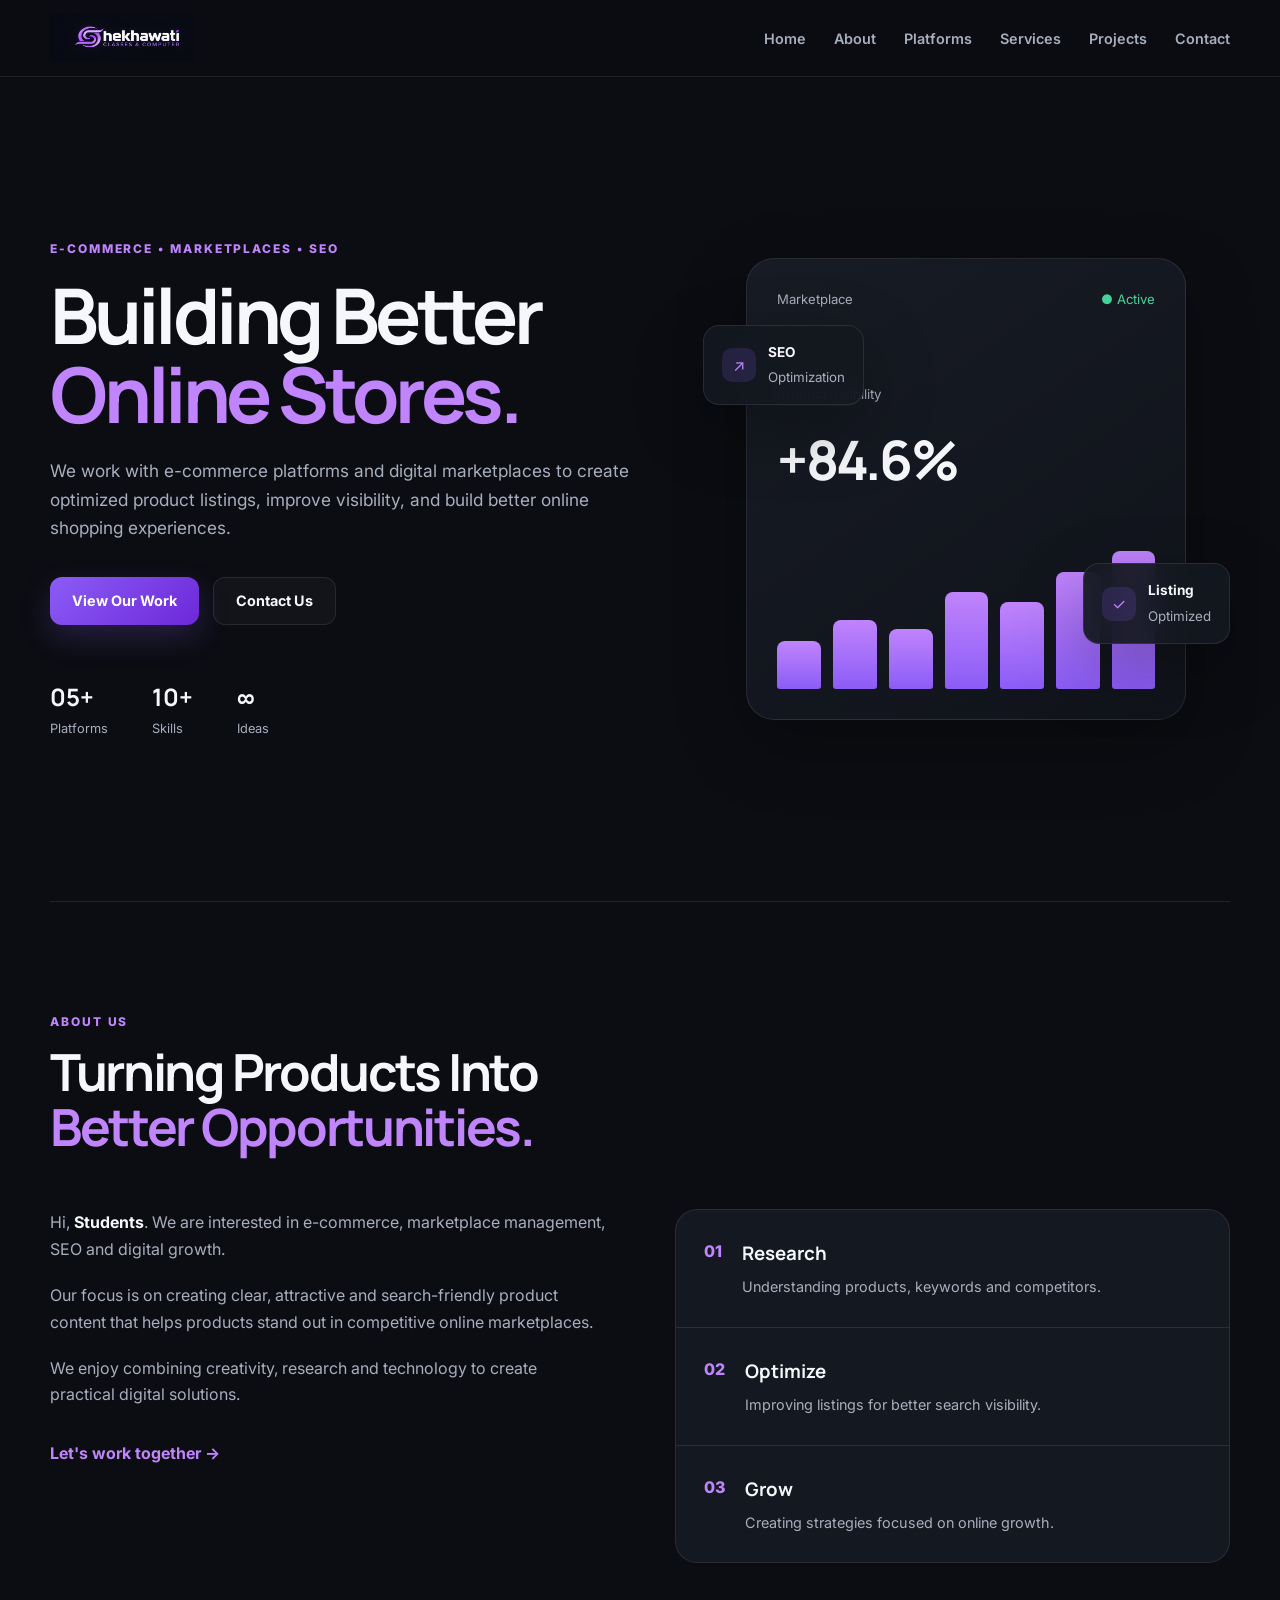
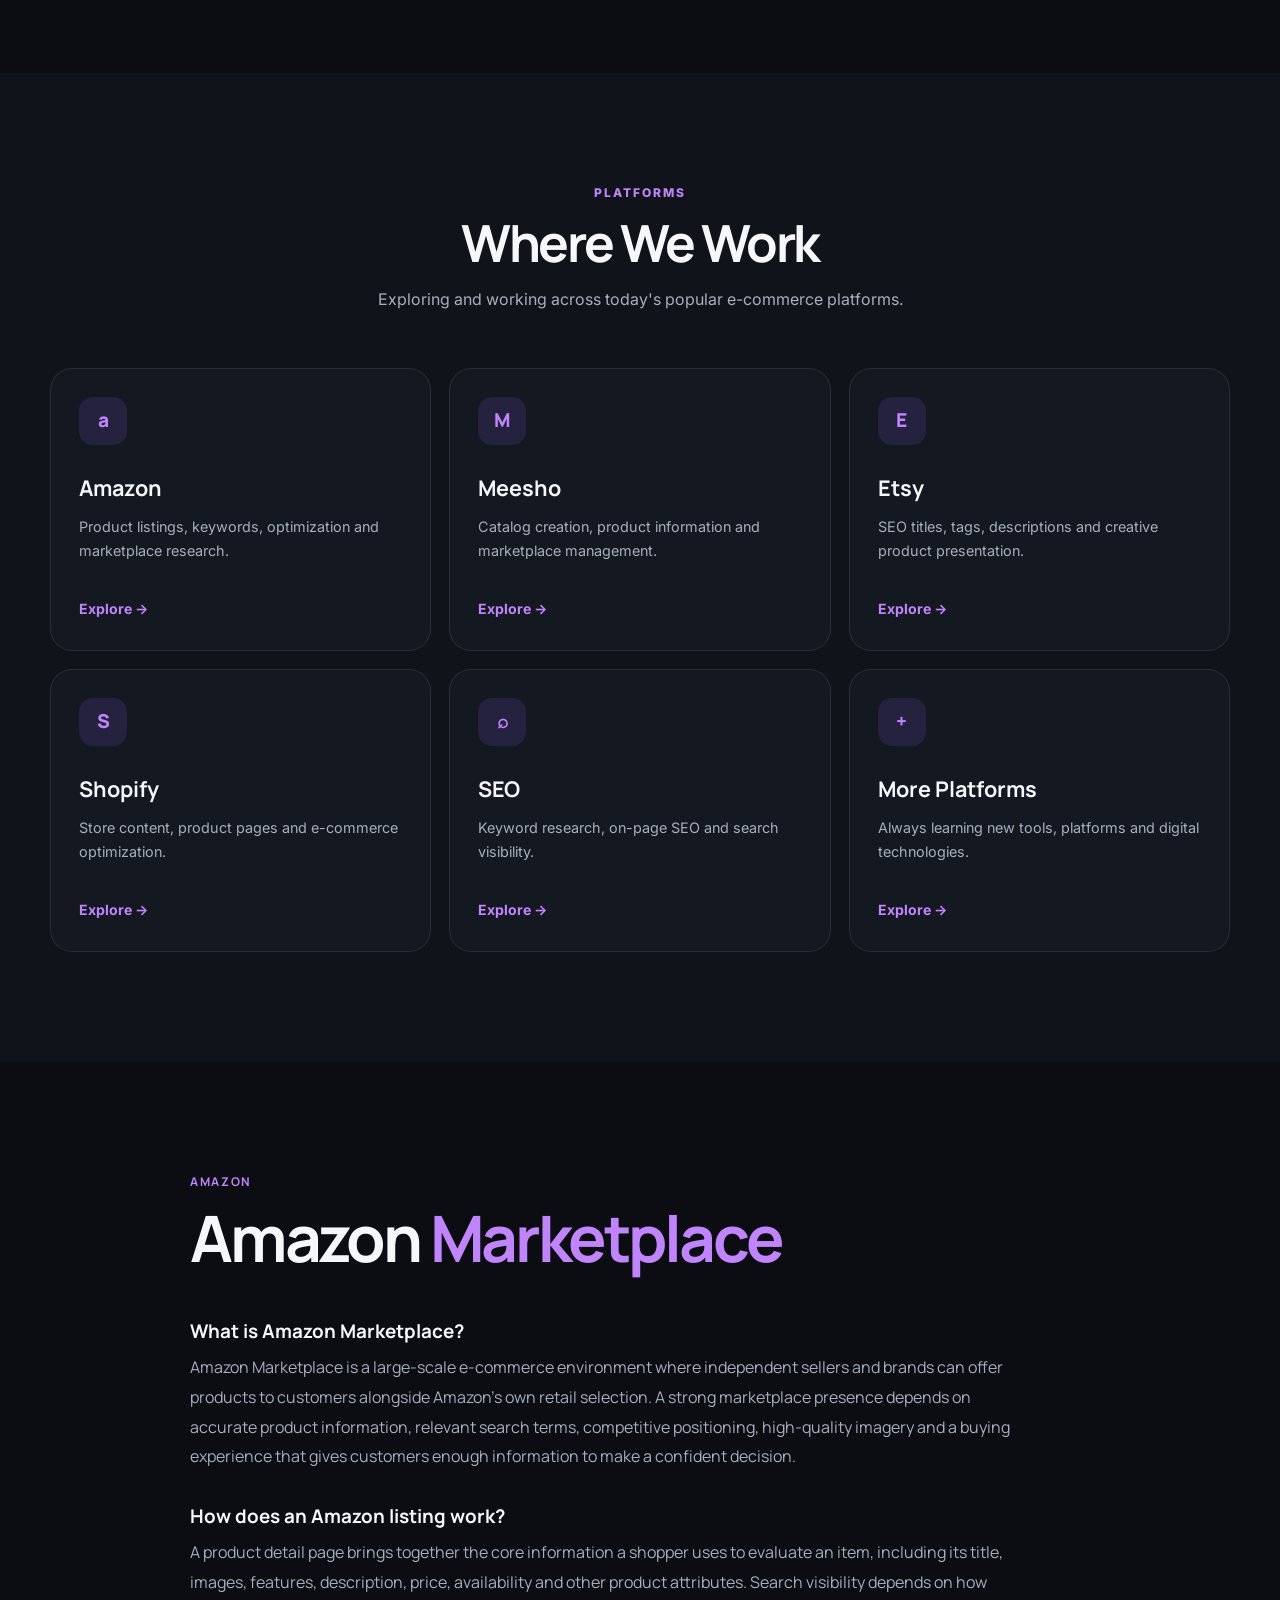
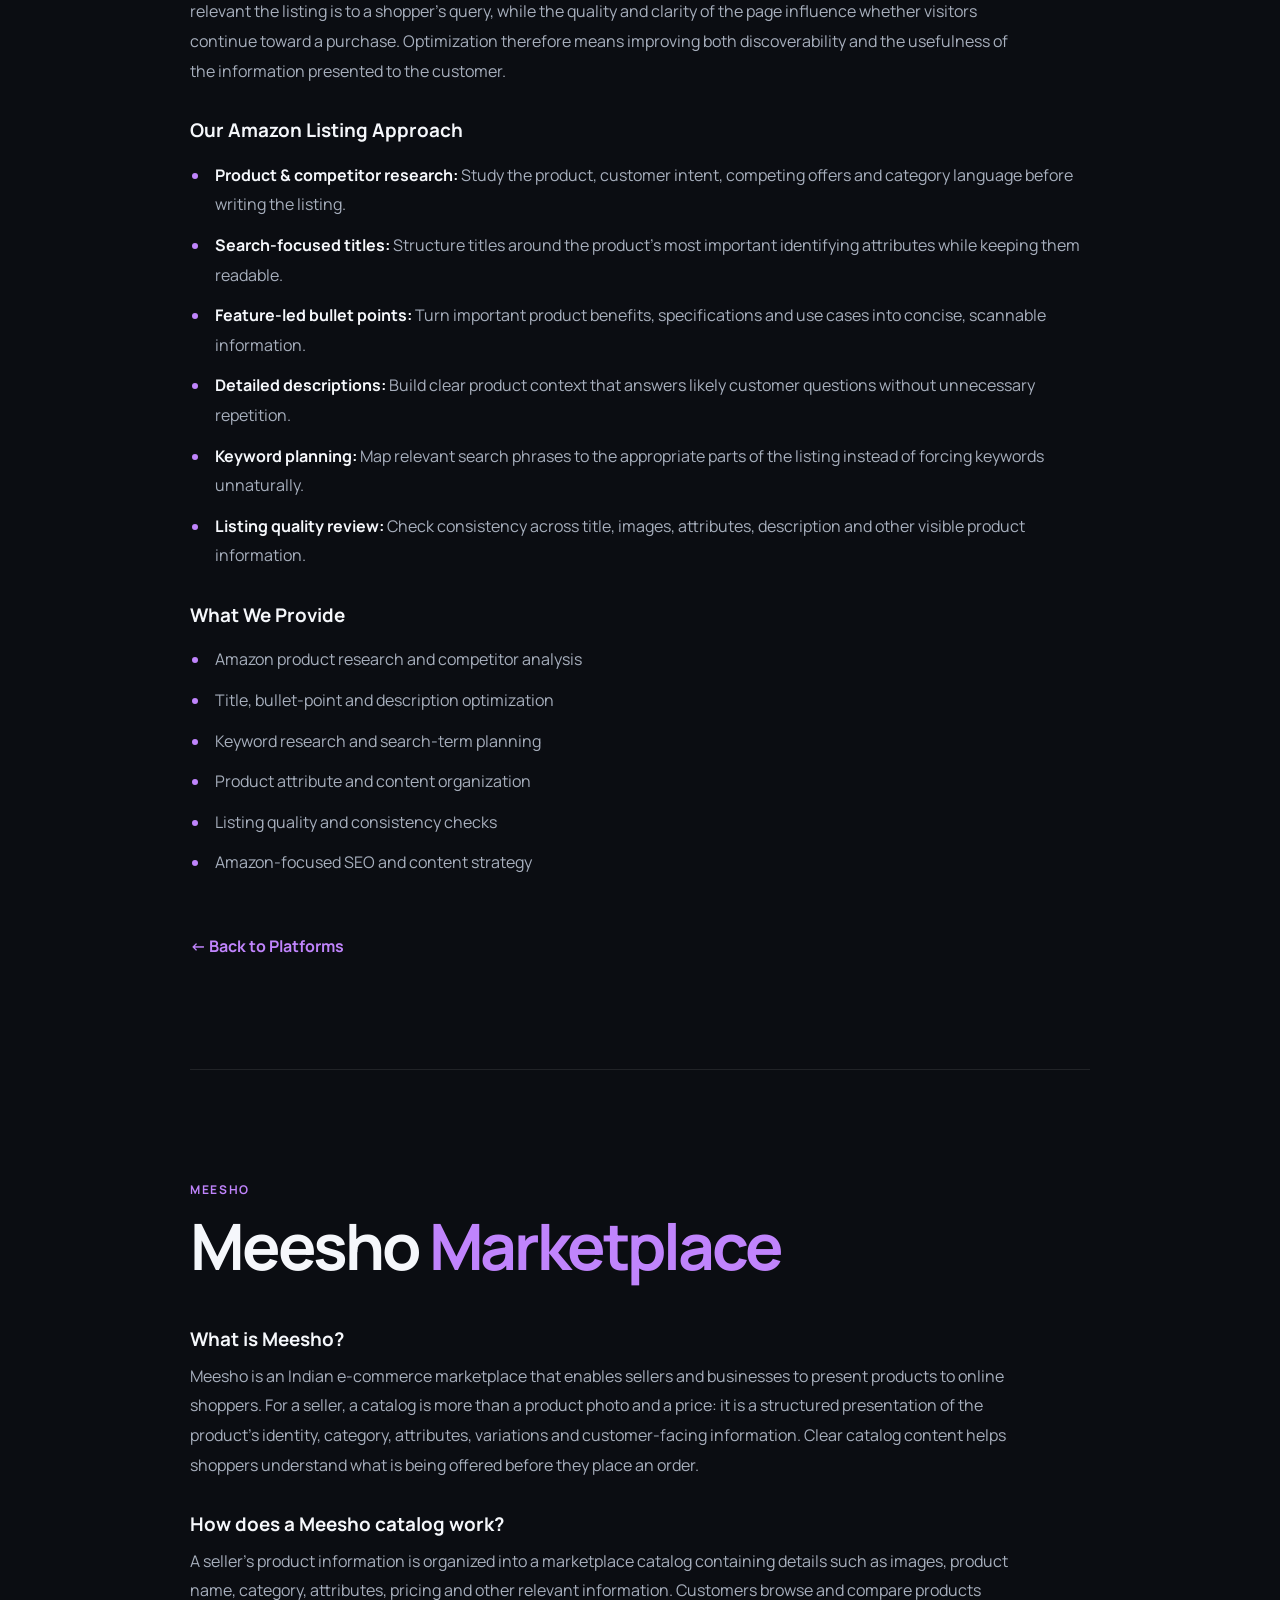
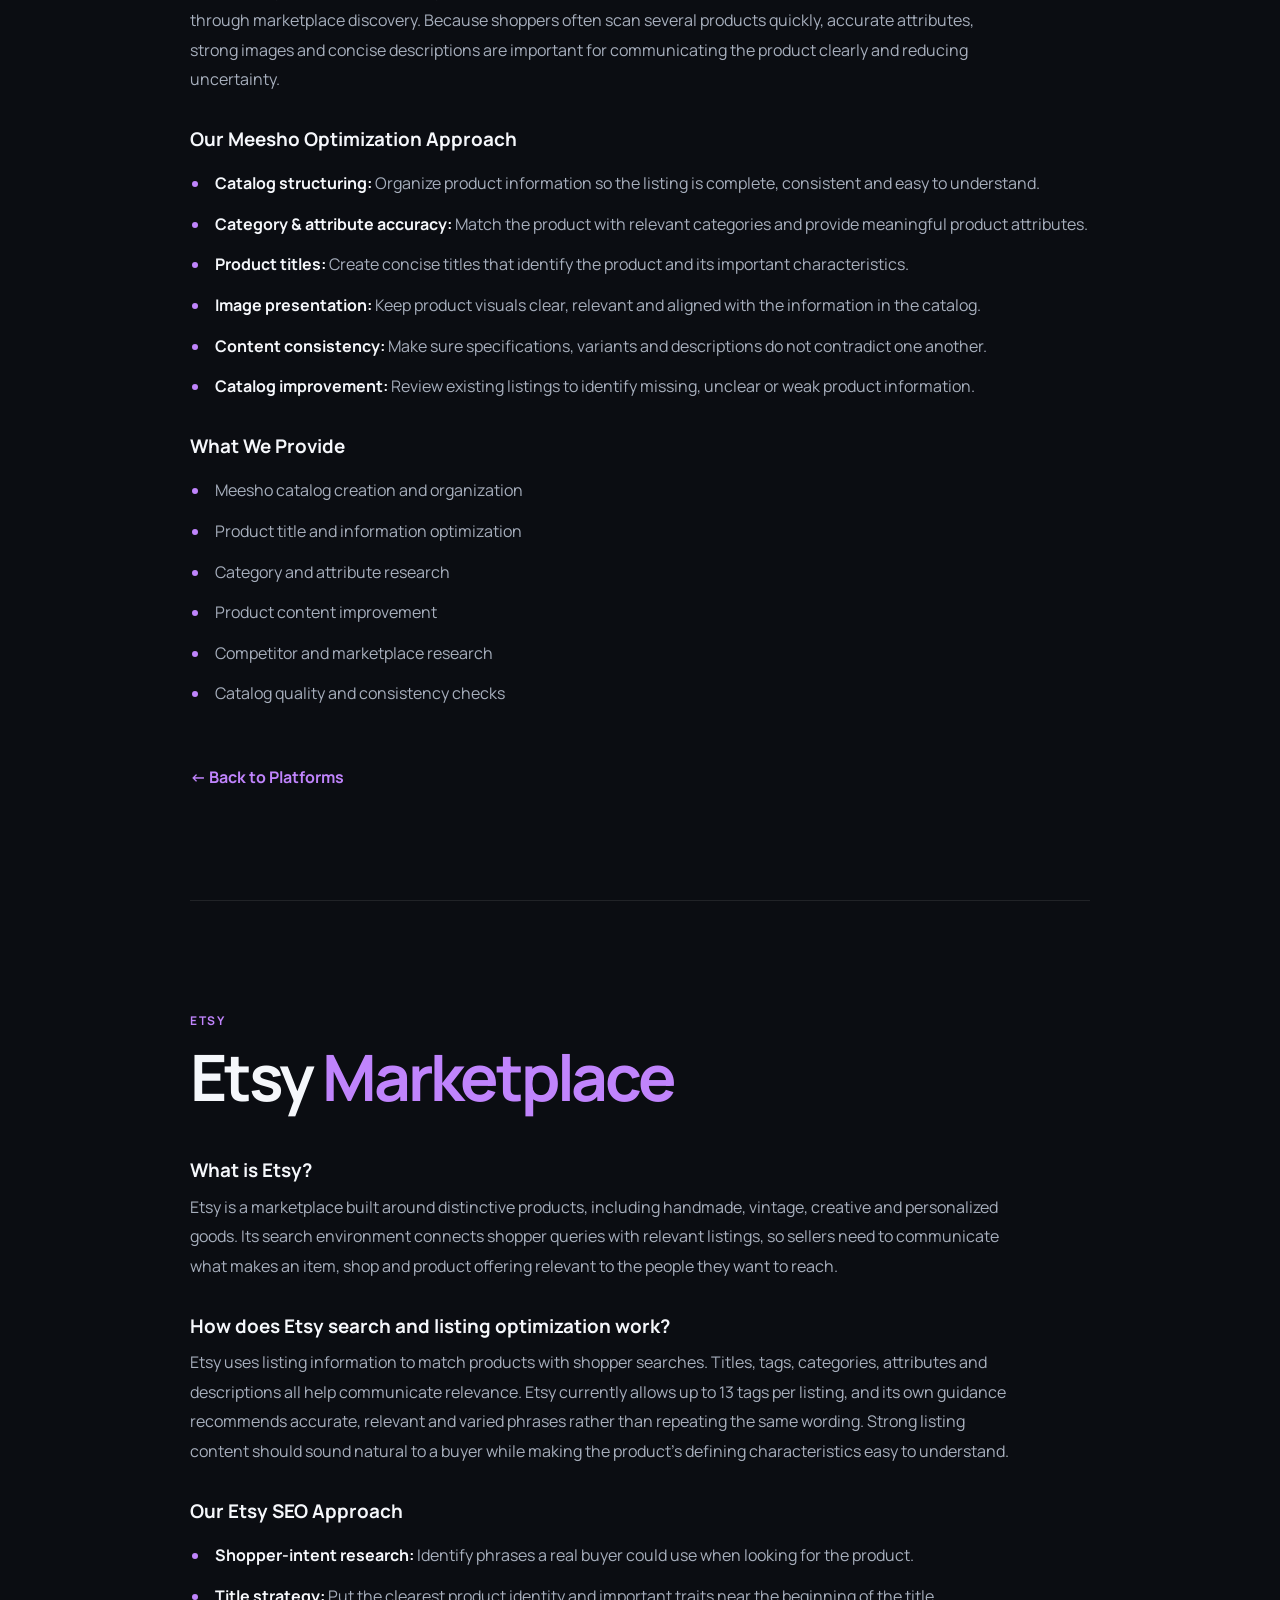
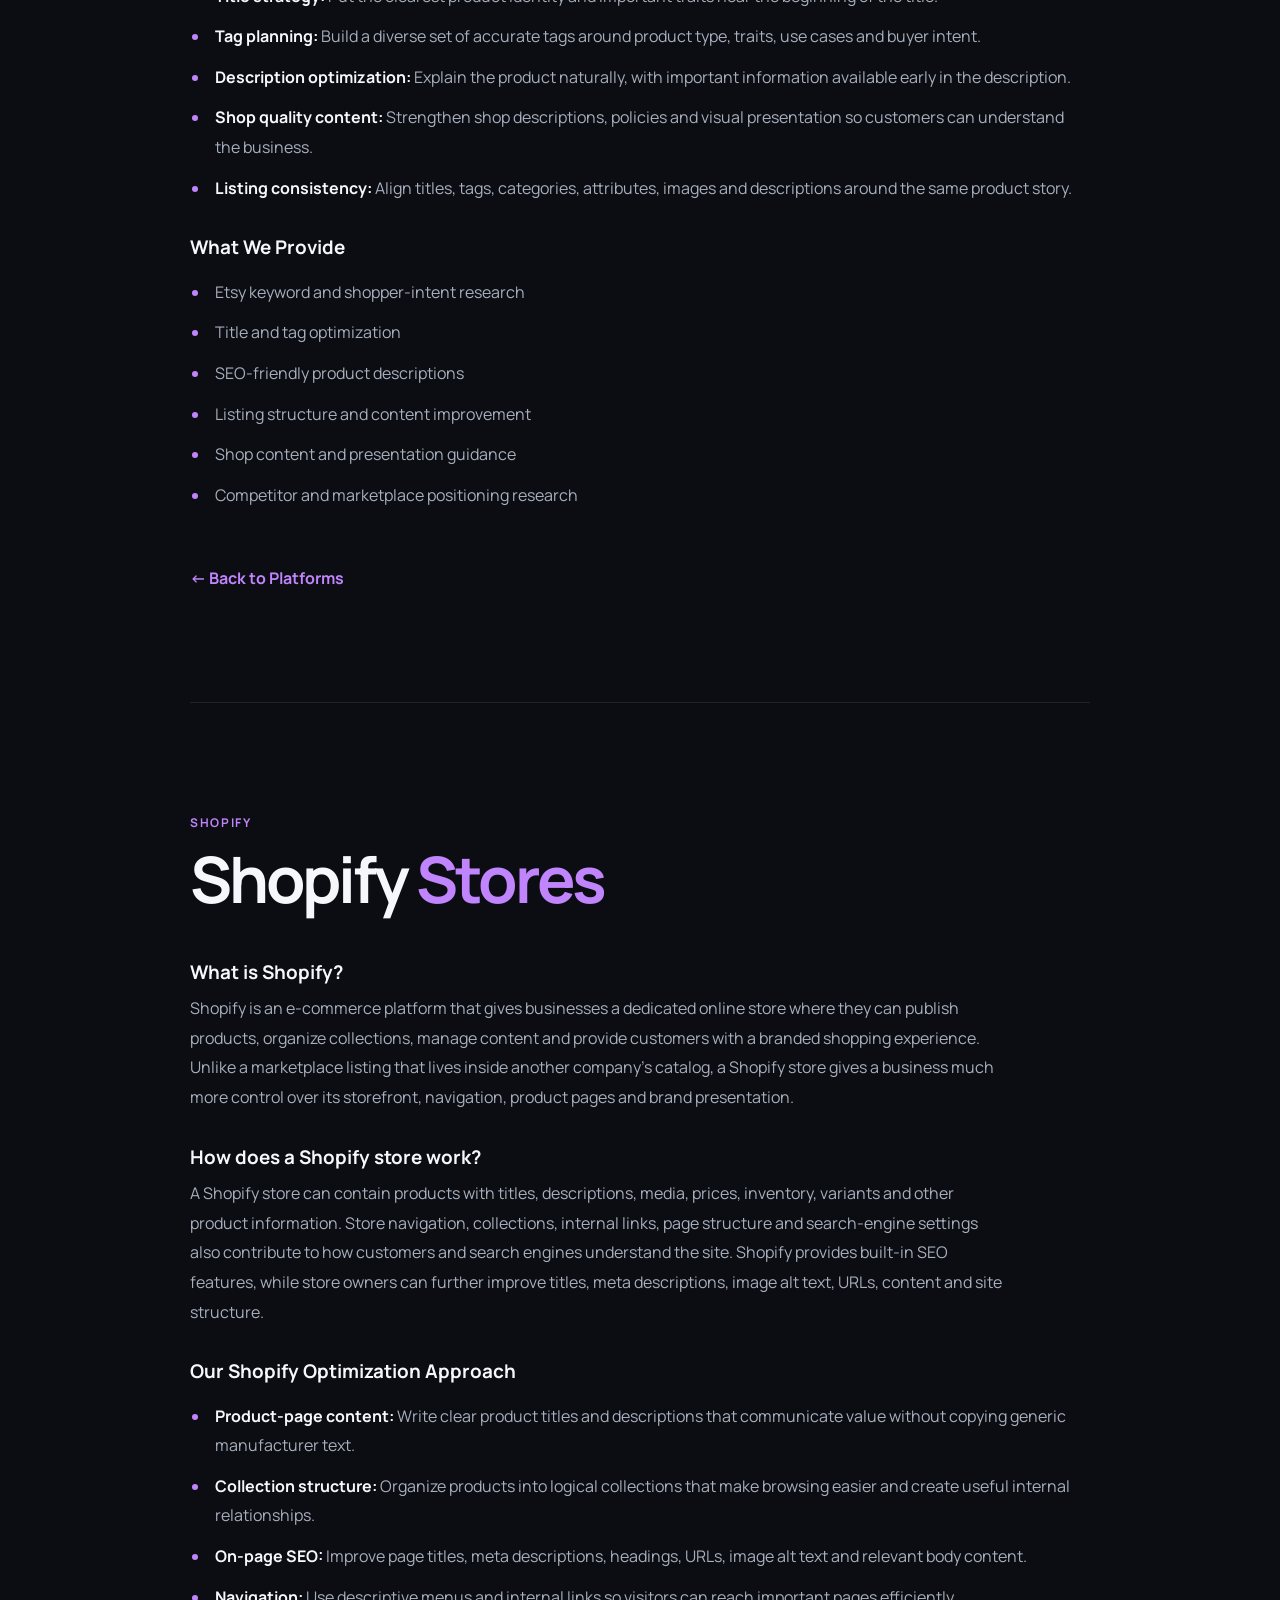
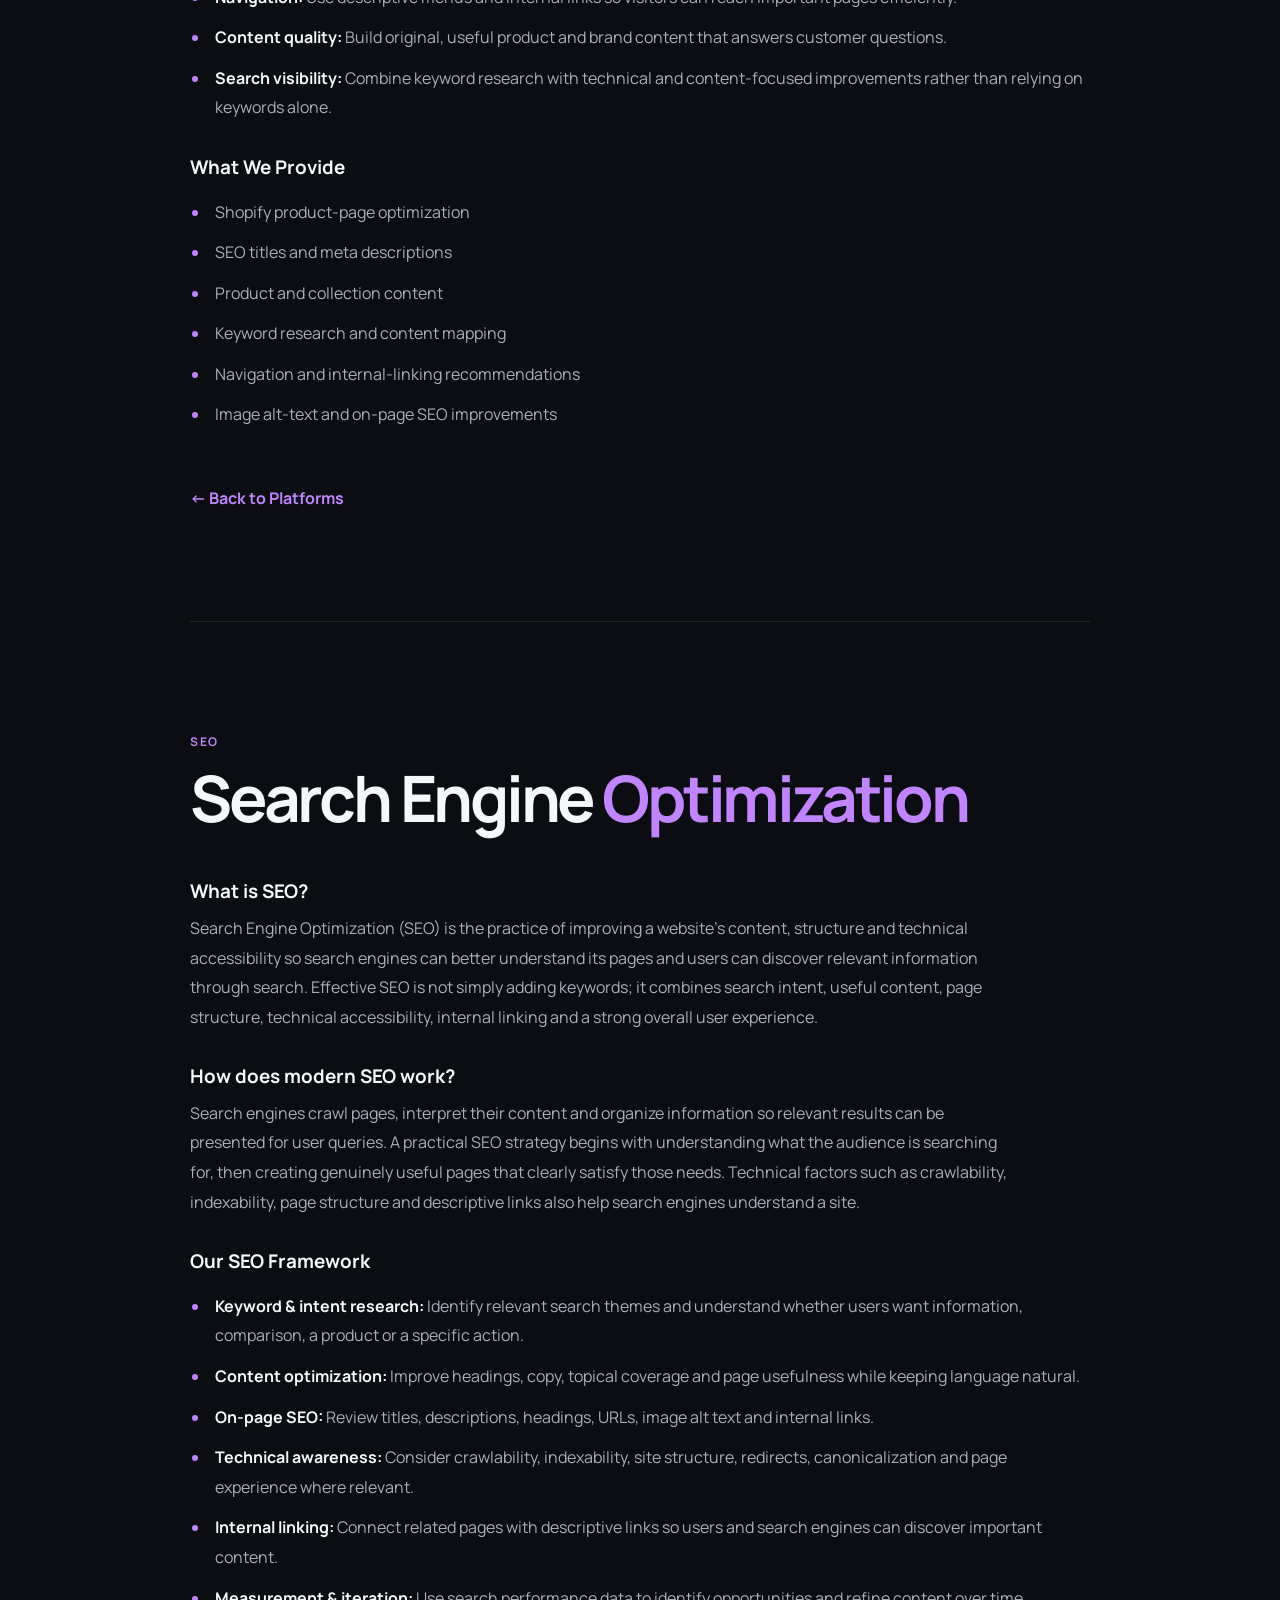
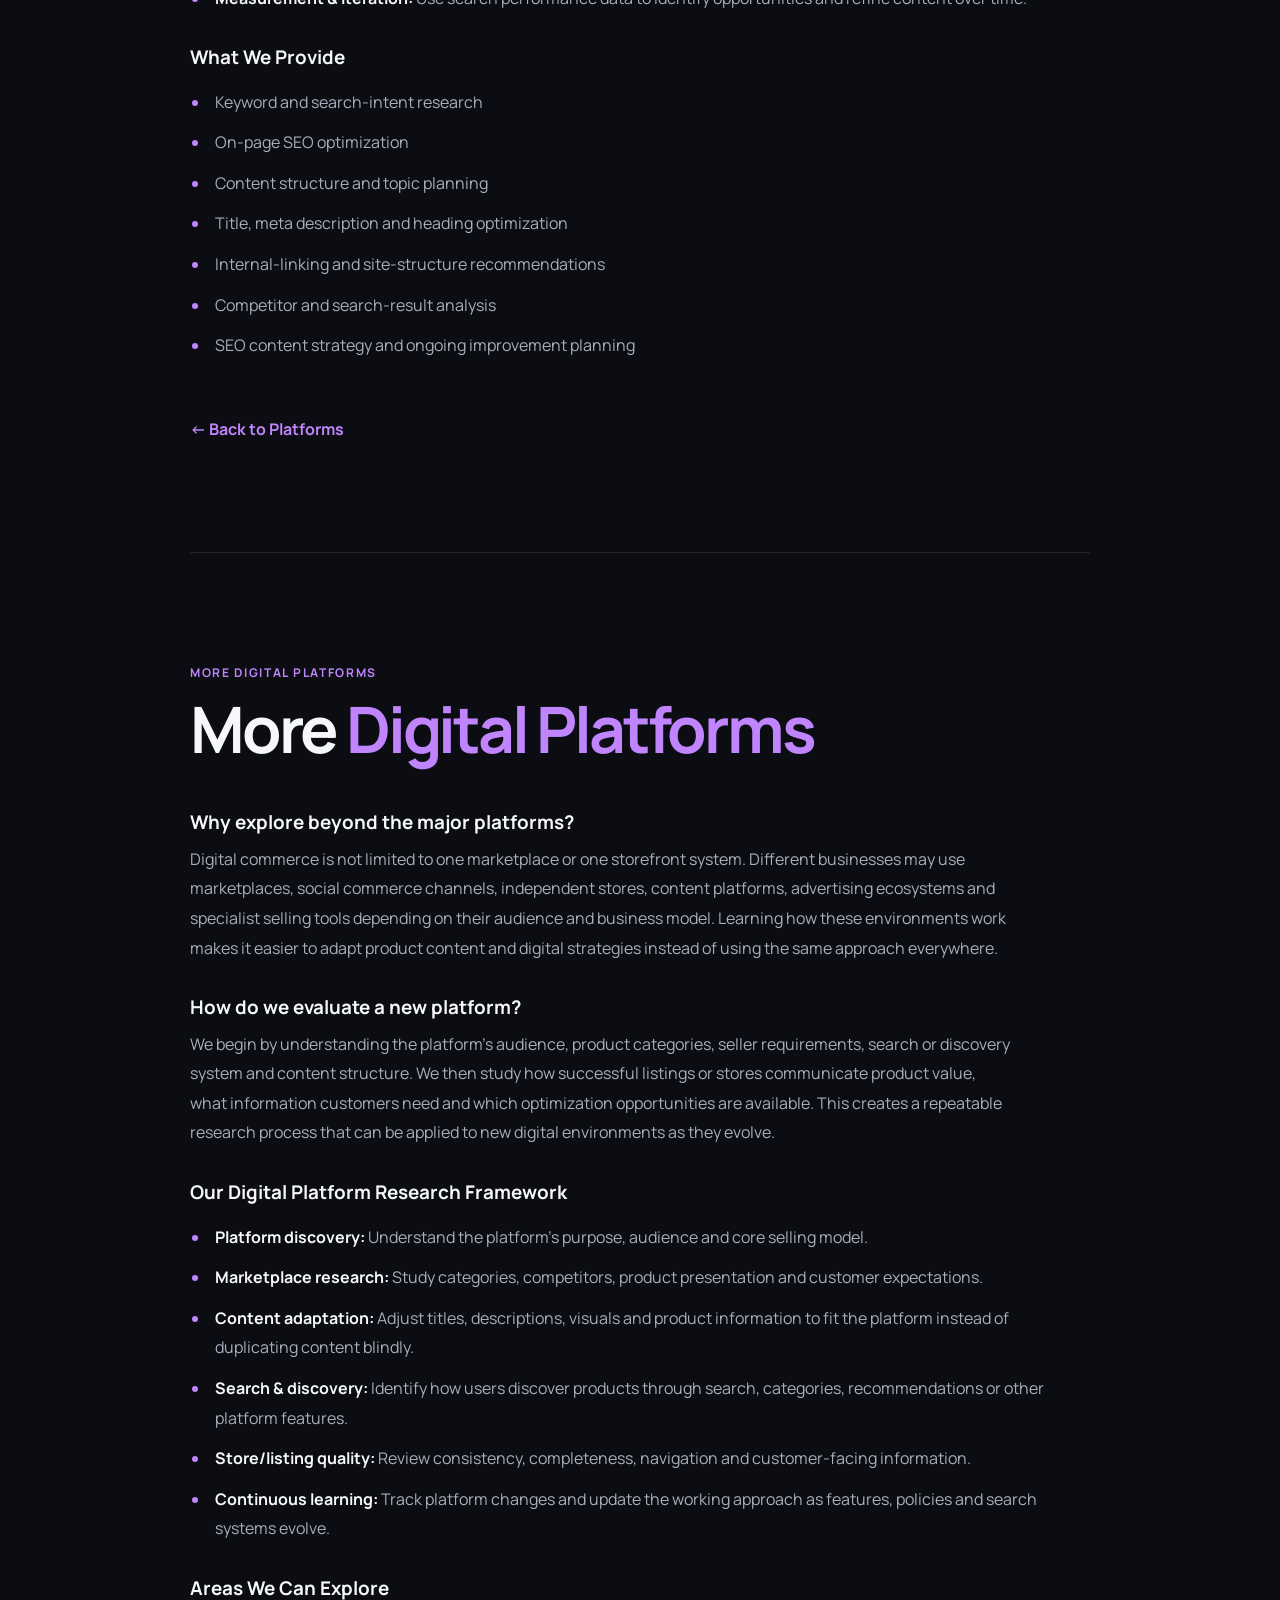
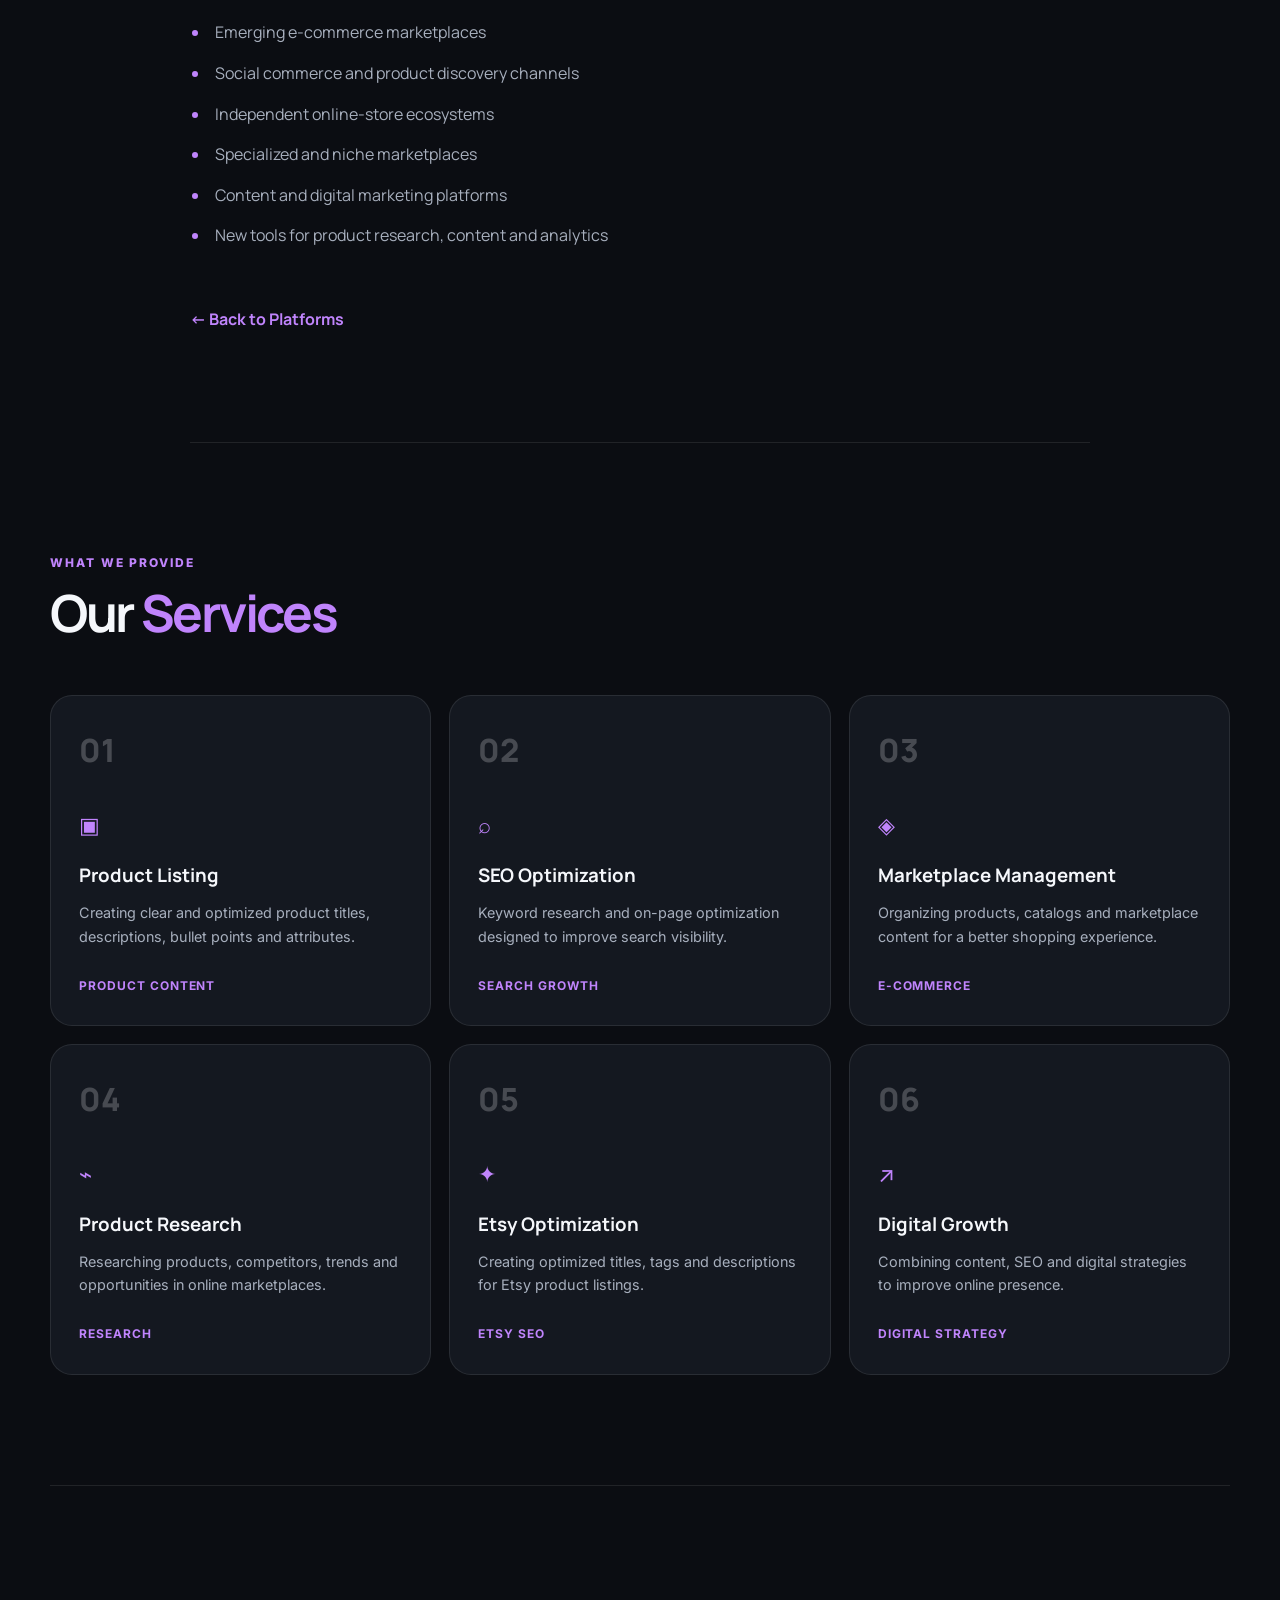
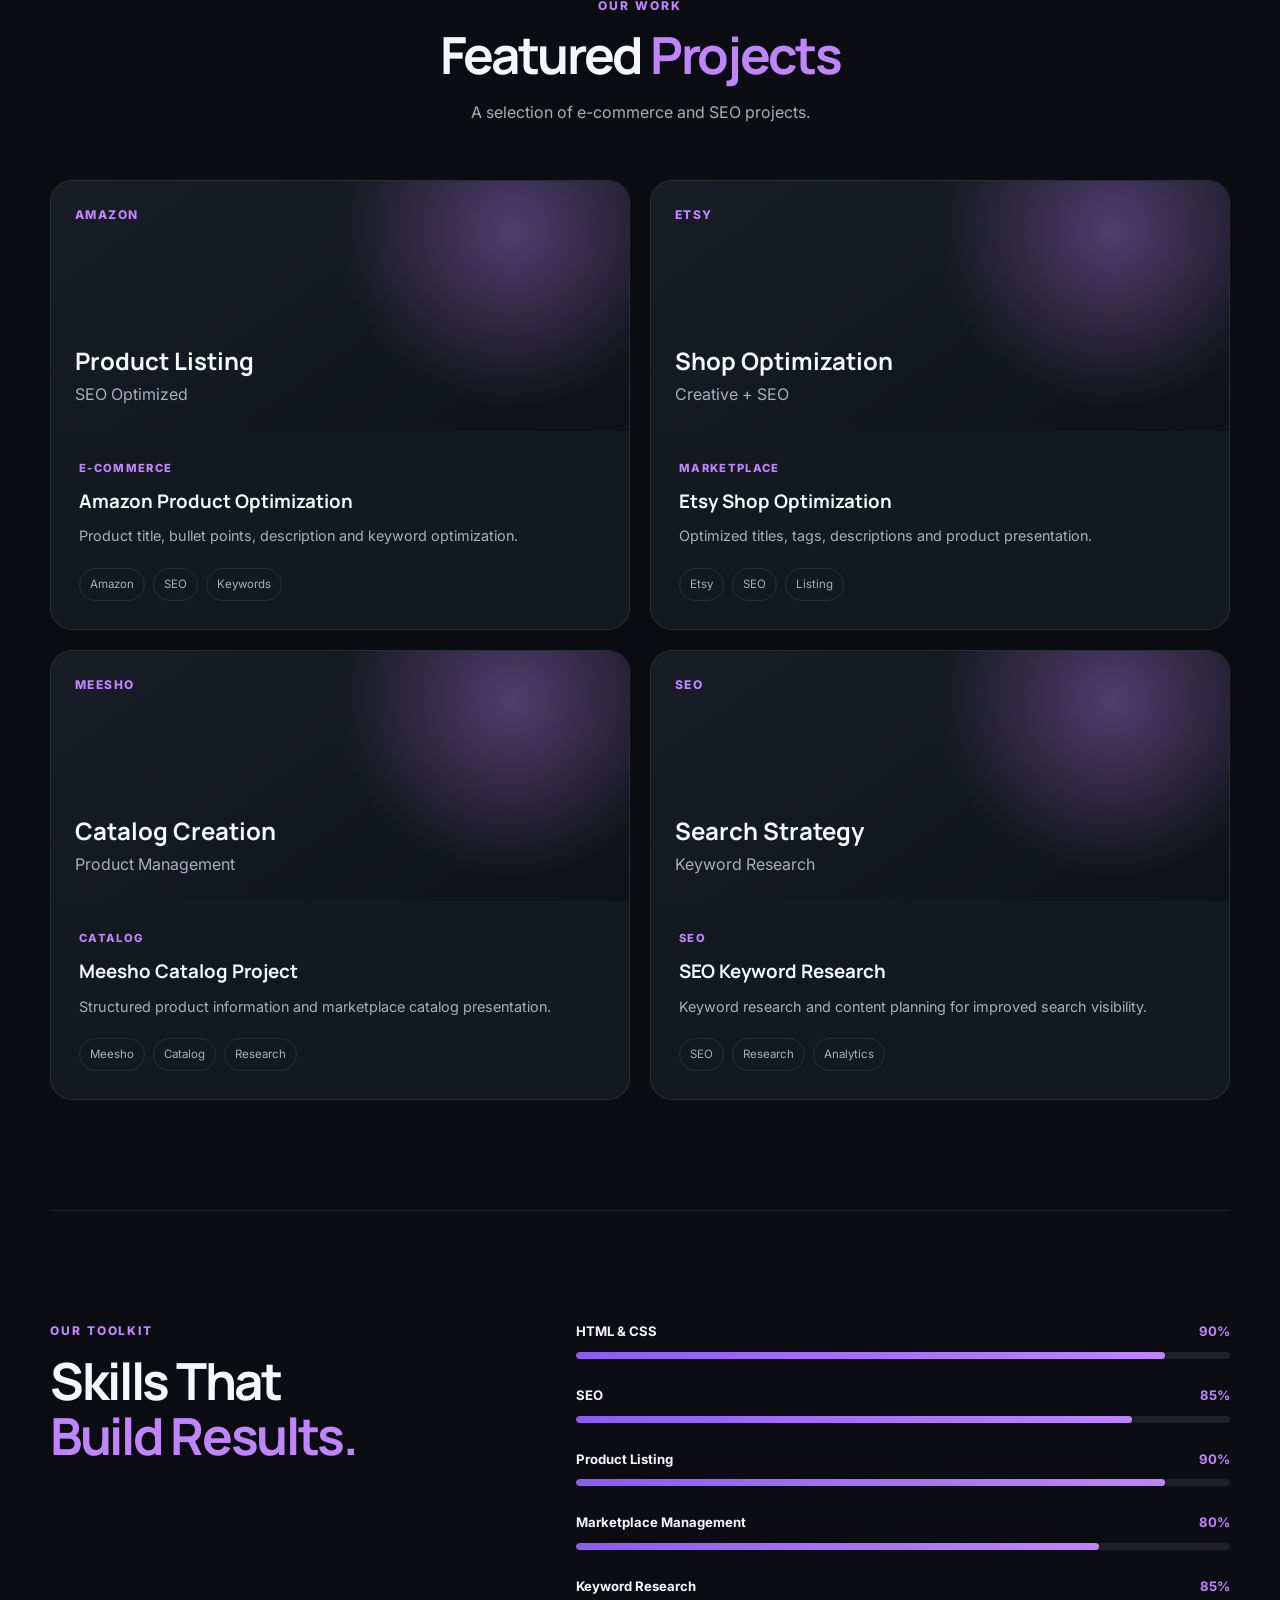
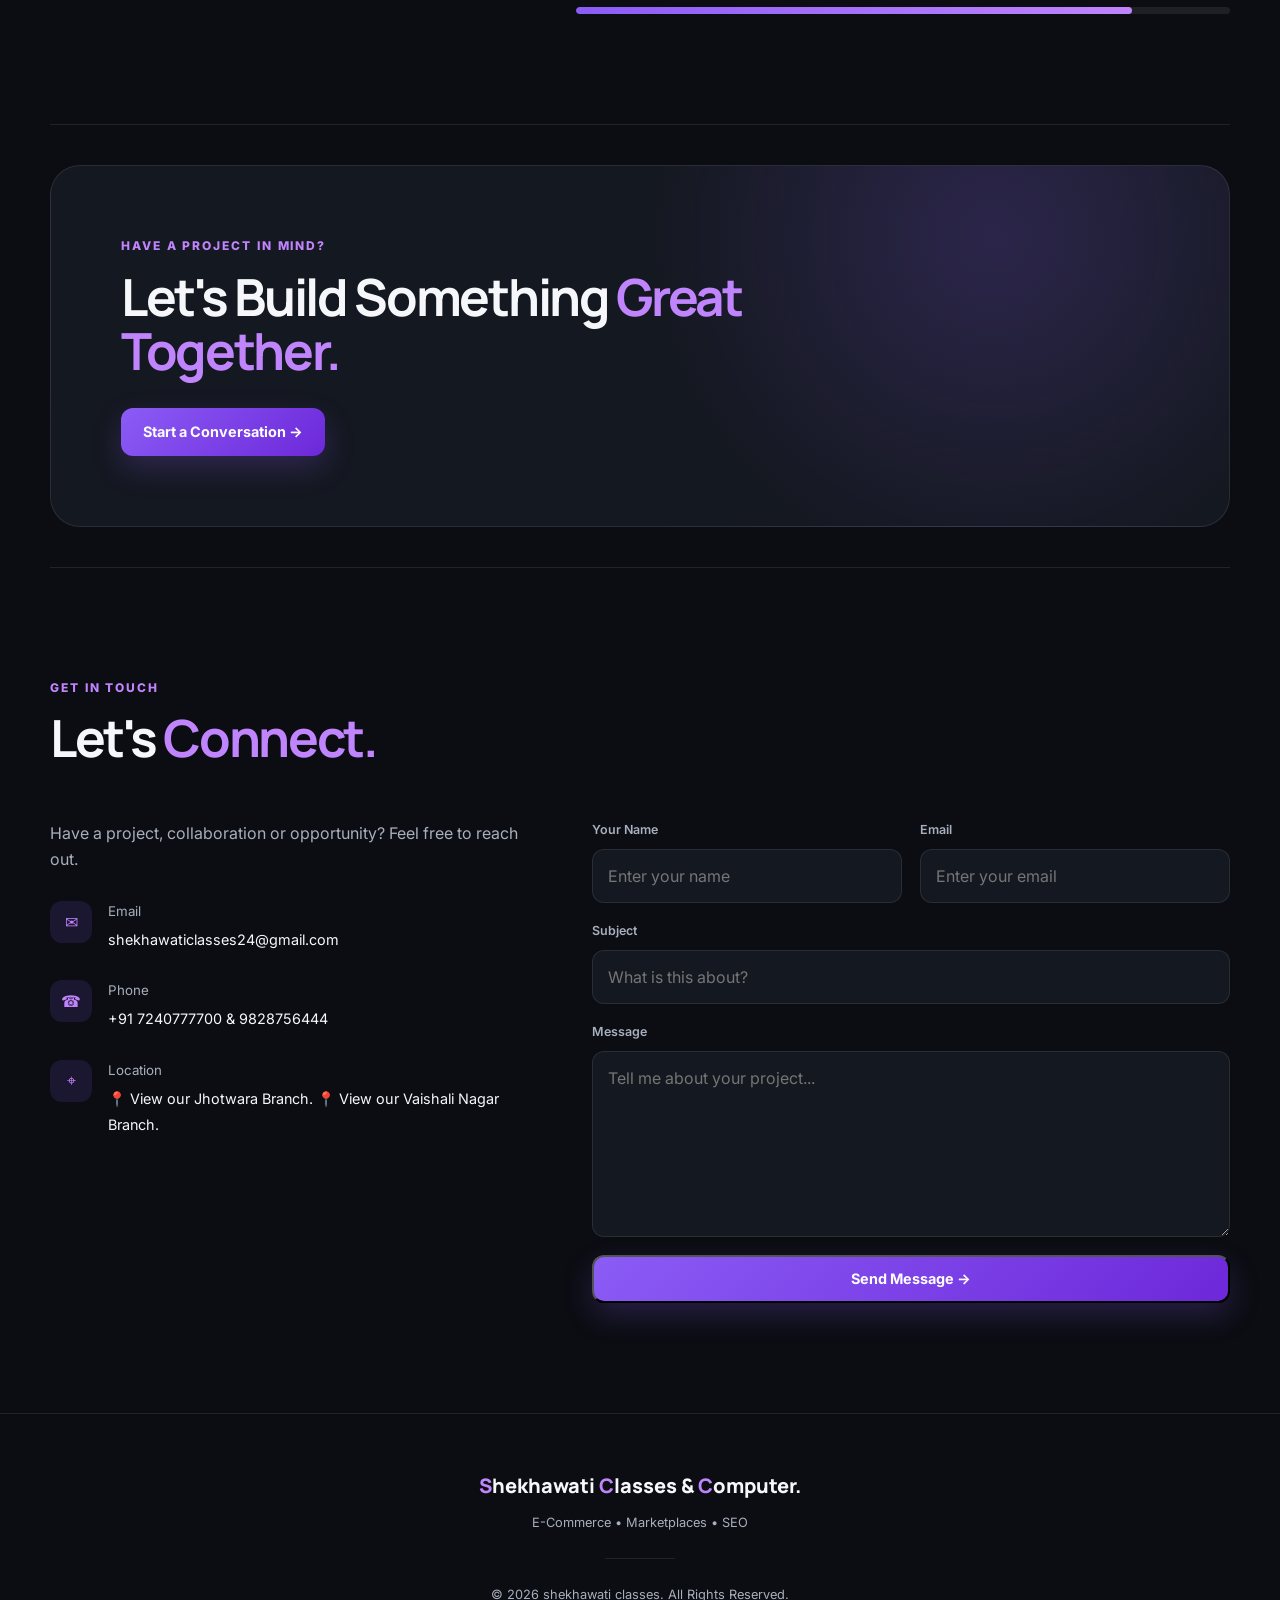
<file: preview.html>
<!DOCTYPE html>
<html lang="en">
<head>
    <meta charset="UTF-8">
    <meta name="viewport" content="width=device-width, initial-scale=1.0">

    <title>shekhawaticlasses&computers | E-Commerce & SEO Portfolio</title>

    <link rel="stylesheet" href="style.css">

    <link rel="preconnect" href="https://fonts.googleapis.com">
    <link rel="preconnect" href="https://fonts.gstatic.com" crossorigin>
    <link href="https://fonts.googleapis.com/css2?family=Inter:wght@400;500;600;700;800&family=Manrope:wght@400;500;600;700;800&display=swap" rel="stylesheet">
    <style>
        /* Professional typography for the detailed platform content */
        .details-content { font-family: "Manrope", "Inter", sans-serif; }
        .details-content > p:first-child { letter-spacing: .14em; font-weight: 700; }
        .details-content h2, .details-content h3 { font-family: "Manrope", "Inter", sans-serif; }
        .details-content > p:not(:first-child), .details-content li { line-height: 1.85; }
        .details-content h3 { margin-top: 2rem; }
        .details-content ul { padding-left: 1.25rem; }
    </style>
</head>

<body>

<header class="header">
    <nav class="navbar">

        <a href="#" class="logo">
            <img src="logo.png" alt="Shekhawati Classes & Computer">
        </a>

        <input type="checkbox" id="menu-toggle">
        <label for="menu-toggle" class="menu-icon">☰</label>

        <ul class="nav-links">
            <li><a href="#home">Home</a></li>
            <li><a href="#about">About</a></li>
            <li><a href="#platforms">Platforms</a></li>
            <li><a href="#services">Services</a></li>
            <li><a href="#projects">Projects</a></li>
            <li><a href="#contact">Contact</a></li>
        </ul>

    </nav>
</header>



<section class="hero" id="home">

    <div class="hero-content">

        <p class="small-heading">E-COMMERCE • MARKETPLACES • SEO</p>

        <h1>
            Building Better
            <span>Online Stores.</span>
        </h1>

        <p class="hero-text">
            We work with e-commerce platforms and digital marketplaces
            to create optimized product listings, improve visibility,
            and build better online shopping experiences.
        </p>

        <div class="hero-buttons">

            <a href="#projects" class="btn primary-btn">
                View Our Work
            </a>

            <a href="#contact" class="btn secondary-btn">
                Contact Us
            </a>

        </div>

        <div class="hero-stats">

            <div>
                <strong>05+</strong>
                <span>Platforms</span>
            </div>

            <div>
                <strong>10+</strong>
                <span>Skills</span>
            </div>

            <div>
                <strong>∞</strong>
                <span>Ideas</span>
            </div>

        </div>

    </div>


    <div class="hero-card">

        <div class="floating-card card-one">

            <span>↗</span>

            <div>
                <strong>SEO</strong>
                <small>Optimization</small>
            </div>

        </div>


        <div class="main-dashboard">

            <div class="dashboard-top">
                <span>Marketplace</span>
                <span class="status">● Active</span>
            </div>

            <div class="dashboard-number">

                <small>Product Visibility</small>

                <h2>+84.6%</h2>

            </div>

            <div class="chart">

                <div class="bar bar1"></div>
                <div class="bar bar2"></div>
                <div class="bar bar3"></div>
                <div class="bar bar4"></div>
                <div class="bar bar5"></div>
                <div class="bar bar6"></div>
                <div class="bar bar7"></div>

            </div>

        </div>


        <div class="floating-card card-two">

            <span>✓</span>

            <div>
                <strong>Listing</strong>
                <small>Optimized</small>
            </div>

        </div>

    </div>

</section>



<section class="section about" id="about">

    <div class="section-heading">

        <p>ABOUT US</p>

        <h2>
            Turning Products Into<br>
            <span>Better Opportunities.</span>
        </h2>

    </div>


    <div class="about-grid">

        <div class="about-text">

            <p>
                Hi, <strong>Students</strong>. We are interested in
                e-commerce, marketplace management, SEO and digital
                growth.
            </p>

            <p>
                Our focus is on creating clear, attractive and
                search-friendly product content that helps products
                stand out in competitive online marketplaces.
            </p>

            <p>
                We enjoy combining creativity, research and technology
                to create practical digital solutions.
            </p>

            <a href="#contact" class="text-link">
                Let's work together →
            </a>

        </div>


        <div class="about-box">

            <div class="about-box-item">

                <span>01</span>

                <div>
                    <h3>Research</h3>

                    <p>
                        Understanding products, keywords and competitors.
                    </p>
                </div>

            </div>


            <div class="about-box-item">

                <span>02</span>

                <div>
                    <h3>Optimize</h3>

                    <p>
                        Improving listings for better search visibility.
                    </p>
                </div>

            </div>


            <div class="about-box-item">

                <span>03</span>

                <div>
                    <h3>Grow</h3>

                    <p>
                        Creating strategies focused on online growth.
                    </p>
                </div>

            </div>

        </div>

    </div>

</section>


<!--
    Platform content refreshed in September 2026 using current official guidance
    from Etsy Help, Shopify Help Center, Google Search Central, and platform
    documentation. Wording is original and written for this portfolio.
-->
<!-- PLATFORMS -->

<section class="section platforms" id="platforms">

    <div class="section-heading center">

        <p>PLATFORMS</p>

        <h2>Where We Work</h2>

        <span>
            Exploring and working across today's popular
            e-commerce platforms.
        </span>

    </div>


    <div class="platform-grid">



        <div class="platform-card amazon">

            <div class="platform-icon">a</div>

            <h3>Amazon</h3>

            <p>
                Product listings, keywords, optimization and
                marketplace research.
            </p>

            <a href="#amazon-details">
                Explore →
            </a>

        </div>



        <div class="platform-card meesho">

            <div class="platform-icon">M</div>

            <h3>Meesho</h3>

            <p>
                Catalog creation, product information and
                marketplace management.
            </p>

            <a href="#meesho-details">
                Explore →
            </a>

        </div>



        <div class="platform-card etsy">

            <div class="platform-icon">E</div>

            <h3>Etsy</h3>

            <p>
                SEO titles, tags, descriptions and creative
                product presentation.
            </p>

            <a href="#etsy-details">
                Explore →
            </a>

        </div>



        <div class="platform-card shopify">

            <div class="platform-icon">S</div>

            <h3>Shopify</h3>

            <p>
                Store content, product pages and e-commerce
                optimization.
            </p>

            <a href="#shopify-details">
                Explore →
            </a>

        </div>



        <div class="platform-card seo">

            <div class="platform-icon">⌕</div>

            <h3>SEO</h3>

            <p>
                Keyword research, on-page SEO and search visibility.
            </p>

            <a href="#seo-details">
                Explore →
            </a>

        </div>



        <div class="platform-card more">

            <div class="platform-icon">+</div>

            <h3>More Platforms</h3>

            <p>
                Always learning new tools, platforms and
                digital technologies.
            </p>

            <a href="#more-details">
                Explore →
            </a>

        </div>

    </div>

</section>




<section class="platform-details" id="amazon-details">
    <div class="details-content">
        <p>AMAZON</p>

        <h2>Amazon <span>Marketplace</span></h2>

        <h3>What is Amazon Marketplace?</h3>
        <p>
            Amazon Marketplace is a large-scale e-commerce environment where independent sellers and
            brands can offer products to customers alongside Amazon's own retail selection. A strong
            marketplace presence depends on accurate product information, relevant search terms,
            competitive positioning, high-quality imagery and a buying experience that gives customers
            enough information to make a confident decision.
        </p>

        <h3>How does an Amazon listing work?</h3>
        <p>
            A product detail page brings together the core information a shopper uses to evaluate an
            item, including its title, images, features, description, price, availability and other
            product attributes. Search visibility depends on how relevant the listing is to a shopper's
            query, while the quality and clarity of the page influence whether visitors continue toward
            a purchase. Optimization therefore means improving both discoverability and the usefulness
            of the information presented to the customer.
        </p>

        <h3>Our Amazon Listing Approach</h3>
        <ul>
            <li><strong>Product & competitor research:</strong> Study the product, customer intent, competing offers and category language before writing the listing.</li>
            <li><strong>Search-focused titles:</strong> Structure titles around the product's most important identifying attributes while keeping them readable.</li>
            <li><strong>Feature-led bullet points:</strong> Turn important product benefits, specifications and use cases into concise, scannable information.</li>
            <li><strong>Detailed descriptions:</strong> Build clear product context that answers likely customer questions without unnecessary repetition.</li>
            <li><strong>Keyword planning:</strong> Map relevant search phrases to the appropriate parts of the listing instead of forcing keywords unnaturally.</li>
            <li><strong>Listing quality review:</strong> Check consistency across title, images, attributes, description and other visible product information.</li>
        </ul>

        <h3>What We Provide</h3>
        <ul>
            <li>Amazon product research and competitor analysis</li>
            <li>Title, bullet-point and description optimization</li>
            <li>Keyword research and search-term planning</li>
            <li>Product attribute and content organization</li>
            <li>Listing quality and consistency checks</li>
            <li>Amazon-focused SEO and content strategy</li>
        </ul>

        <a href="#platforms" class="details-back">← Back to Platforms</a>
    </div>
</section>




<section class="platform-details" id="meesho-details">
    <div class="details-content">
        <p>MEESHO</p>

        <h2>Meesho <span>Marketplace</span></h2>

        <h3>What is Meesho?</h3>
        <p>
            Meesho is an Indian e-commerce marketplace that enables sellers and businesses to present
            products to online shoppers. For a seller, a catalog is more than a product photo and a
            price: it is a structured presentation of the product's identity, category, attributes,
            variations and customer-facing information. Clear catalog content helps shoppers understand
            what is being offered before they place an order.
        </p>

        <h3>How does a Meesho catalog work?</h3>
        <p>
            A seller's product information is organized into a marketplace catalog containing details
            such as images, product name, category, attributes, pricing and other relevant information.
            Customers browse and compare products through marketplace discovery. Because shoppers often
            scan several products quickly, accurate attributes, strong images and concise descriptions
            are important for communicating the product clearly and reducing uncertainty.
        </p>

        <h3>Our Meesho Optimization Approach</h3>
        <ul>
            <li><strong>Catalog structuring:</strong> Organize product information so the listing is complete, consistent and easy to understand.</li>
            <li><strong>Category & attribute accuracy:</strong> Match the product with relevant categories and provide meaningful product attributes.</li>
            <li><strong>Product titles:</strong> Create concise titles that identify the product and its important characteristics.</li>
            <li><strong>Image presentation:</strong> Keep product visuals clear, relevant and aligned with the information in the catalog.</li>
            <li><strong>Content consistency:</strong> Make sure specifications, variants and descriptions do not contradict one another.</li>
            <li><strong>Catalog improvement:</strong> Review existing listings to identify missing, unclear or weak product information.</li>
        </ul>

        <h3>What We Provide</h3>
        <ul>
            <li>Meesho catalog creation and organization</li>
            <li>Product title and information optimization</li>
            <li>Category and attribute research</li>
            <li>Product content improvement</li>
            <li>Competitor and marketplace research</li>
            <li>Catalog quality and consistency checks</li>
        </ul>

        <a href="#platforms" class="details-back">← Back to Platforms</a>
    </div>
</section>




<section class="platform-details" id="etsy-details">
    <div class="details-content">
        <p>ETSY</p>

        <h2>Etsy <span>Marketplace</span></h2>

        <h3>What is Etsy?</h3>
        <p>
            Etsy is a marketplace built around distinctive products, including handmade, vintage,
            creative and personalized goods. Its search environment connects shopper queries with
            relevant listings, so sellers need to communicate what makes an item, shop and product
            offering relevant to the people they want to reach.
        </p>

        <h3>How does Etsy search and listing optimization work?</h3>
        <p>
            Etsy uses listing information to match products with shopper searches. Titles, tags,
            categories, attributes and descriptions all help communicate relevance. Etsy currently
            allows up to 13 tags per listing, and its own guidance recommends accurate, relevant and
            varied phrases rather than repeating the same wording. Strong listing content should sound
            natural to a buyer while making the product's defining characteristics easy to understand.
        </p>

        <h3>Our Etsy SEO Approach</h3>
        <ul>
            <li><strong>Shopper-intent research:</strong> Identify phrases a real buyer could use when looking for the product.</li>
            <li><strong>Title strategy:</strong> Put the clearest product identity and important traits near the beginning of the title.</li>
            <li><strong>Tag planning:</strong> Build a diverse set of accurate tags around product type, traits, use cases and buyer intent.</li>
            <li><strong>Description optimization:</strong> Explain the product naturally, with important information available early in the description.</li>
            <li><strong>Shop quality content:</strong> Strengthen shop descriptions, policies and visual presentation so customers can understand the business.</li>
            <li><strong>Listing consistency:</strong> Align titles, tags, categories, attributes, images and descriptions around the same product story.</li>
        </ul>

        <h3>What We Provide</h3>
        <ul>
            <li>Etsy keyword and shopper-intent research</li>
            <li>Title and tag optimization</li>
            <li>SEO-friendly product descriptions</li>
            <li>Listing structure and content improvement</li>
            <li>Shop content and presentation guidance</li>
            <li>Competitor and marketplace positioning research</li>
        </ul>

        <a href="#platforms" class="details-back">← Back to Platforms</a>
    </div>
</section>




<section class="platform-details" id="shopify-details">
    <div class="details-content">
        <p>SHOPIFY</p>

        <h2>Shopify <span>Stores</span></h2>

        <h3>What is Shopify?</h3>
        <p>
            Shopify is an e-commerce platform that gives businesses a dedicated online store where
            they can publish products, organize collections, manage content and provide customers with
            a branded shopping experience. Unlike a marketplace listing that lives inside another
            company's catalog, a Shopify store gives a business much more control over its storefront,
            navigation, product pages and brand presentation.
        </p>

        <h3>How does a Shopify store work?</h3>
        <p>
            A Shopify store can contain products with titles, descriptions, media, prices, inventory,
            variants and other product information. Store navigation, collections, internal links,
            page structure and search-engine settings also contribute to how customers and search
            engines understand the site. Shopify provides built-in SEO features, while store owners
            can further improve titles, meta descriptions, image alt text, URLs, content and site
            structure.
        </p>

        <h3>Our Shopify Optimization Approach</h3>
        <ul>
            <li><strong>Product-page content:</strong> Write clear product titles and descriptions that communicate value without copying generic manufacturer text.</li>
            <li><strong>Collection structure:</strong> Organize products into logical collections that make browsing easier and create useful internal relationships.</li>
            <li><strong>On-page SEO:</strong> Improve page titles, meta descriptions, headings, URLs, image alt text and relevant body content.</li>
            <li><strong>Navigation:</strong> Use descriptive menus and internal links so visitors can reach important pages efficiently.</li>
            <li><strong>Content quality:</strong> Build original, useful product and brand content that answers customer questions.</li>
            <li><strong>Search visibility:</strong> Combine keyword research with technical and content-focused improvements rather than relying on keywords alone.</li>
        </ul>

        <h3>What We Provide</h3>
        <ul>
            <li>Shopify product-page optimization</li>
            <li>SEO titles and meta descriptions</li>
            <li>Product and collection content</li>
            <li>Keyword research and content mapping</li>
            <li>Navigation and internal-linking recommendations</li>
            <li>Image alt-text and on-page SEO improvements</li>
        </ul>

        <a href="#platforms" class="details-back">← Back to Platforms</a>
    </div>
</section>




<section class="platform-details" id="seo-details">
    <div class="details-content">
        <p>SEO</p>

        <h2>Search Engine <span>Optimization</span></h2>

        <h3>What is SEO?</h3>
        <p>
            Search Engine Optimization (SEO) is the practice of improving a website's content,
            structure and technical accessibility so search engines can better understand its pages
            and users can discover relevant information through search. Effective SEO is not simply
            adding keywords; it combines search intent, useful content, page structure, technical
            accessibility, internal linking and a strong overall user experience.
        </p>

        <h3>How does modern SEO work?</h3>
        <p>
            Search engines crawl pages, interpret their content and organize information so relevant
            results can be presented for user queries. A practical SEO strategy begins with understanding
            what the audience is searching for, then creating genuinely useful pages that clearly satisfy
            those needs. Technical factors such as crawlability, indexability, page structure and
            descriptive links also help search engines understand a site.
        </p>

        <h3>Our SEO Framework</h3>
        <ul>
            <li><strong>Keyword & intent research:</strong> Identify relevant search themes and understand whether users want information, comparison, a product or a specific action.</li>
            <li><strong>Content optimization:</strong> Improve headings, copy, topical coverage and page usefulness while keeping language natural.</li>
            <li><strong>On-page SEO:</strong> Review titles, descriptions, headings, URLs, image alt text and internal links.</li>
            <li><strong>Technical awareness:</strong> Consider crawlability, indexability, site structure, redirects, canonicalization and page experience where relevant.</li>
            <li><strong>Internal linking:</strong> Connect related pages with descriptive links so users and search engines can discover important content.</li>
            <li><strong>Measurement & iteration:</strong> Use search performance data to identify opportunities and refine content over time.</li>
        </ul>

        <h3>What We Provide</h3>
        <ul>
            <li>Keyword and search-intent research</li>
            <li>On-page SEO optimization</li>
            <li>Content structure and topic planning</li>
            <li>Title, meta description and heading optimization</li>
            <li>Internal-linking and site-structure recommendations</li>
            <li>Competitor and search-result analysis</li>
            <li>SEO content strategy and ongoing improvement planning</li>
        </ul>

        <a href="#platforms" class="details-back">← Back to Platforms</a>
    </div>
</section>




<section class="platform-details" id="more-details">
    <div class="details-content">
        <p>MORE DIGITAL PLATFORMS</p>

        <h2>More <span>Digital Platforms</span></h2>

        <h3>Why explore beyond the major platforms?</h3>
        <p>
            Digital commerce is not limited to one marketplace or one storefront system. Different
            businesses may use marketplaces, social commerce channels, independent stores, content
            platforms, advertising ecosystems and specialist selling tools depending on their audience
            and business model. Learning how these environments work makes it easier to adapt product
            content and digital strategies instead of using the same approach everywhere.
        </p>

        <h3>How do we evaluate a new platform?</h3>
        <p>
            We begin by understanding the platform's audience, product categories, seller requirements,
            search or discovery system and content structure. We then study how successful listings or
            stores communicate product value, what information customers need and which optimization
            opportunities are available. This creates a repeatable research process that can be applied
            to new digital environments as they evolve.
        </p>

        <h3>Our Digital Platform Research Framework</h3>
        <ul>
            <li><strong>Platform discovery:</strong> Understand the platform's purpose, audience and core selling model.</li>
            <li><strong>Marketplace research:</strong> Study categories, competitors, product presentation and customer expectations.</li>
            <li><strong>Content adaptation:</strong> Adjust titles, descriptions, visuals and product information to fit the platform instead of duplicating content blindly.</li>
            <li><strong>Search & discovery:</strong> Identify how users discover products through search, categories, recommendations or other platform features.</li>
            <li><strong>Store/listing quality:</strong> Review consistency, completeness, navigation and customer-facing information.</li>
            <li><strong>Continuous learning:</strong> Track platform changes and update the working approach as features, policies and search systems evolve.</li>
        </ul>

        <h3>Areas We Can Explore</h3>
        <ul>
            <li>Emerging e-commerce marketplaces</li>
            <li>Social commerce and product discovery channels</li>
            <li>Independent online-store ecosystems</li>
            <li>Specialized and niche marketplaces</li>
            <li>Content and digital marketing platforms</li>
            <li>New tools for product research, content and analytics</li>
        </ul>

        <a href="#platforms" class="details-back">← Back to Platforms</a>
    </div>
</section>




<section class="section services" id="services">

    <div class="section-heading">

        <p>WHAT WE PROVIDE</p>

        <h2>
            Our <span>Services</span>
        </h2>

    </div>


    <div class="services-grid">

        <article class="service-card">

            <div class="service-number">01</div>

            <div class="service-icon">▣</div>

            <h3>Product Listing</h3>

            <p>
                Creating clear and optimized product titles,
                descriptions, bullet points and attributes.
            </p>

            <span>Product Content</span>

        </article>


        <article class="service-card">

            <div class="service-number">02</div>

            <div class="service-icon">⌕</div>

            <h3>SEO Optimization</h3>

            <p>
                Keyword research and on-page optimization
                designed to improve search visibility.
            </p>

            <span>Search Growth</span>

        </article>


        <article class="service-card">

            <div class="service-number">03</div>

            <div class="service-icon">◈</div>

            <h3>Marketplace Management</h3>

            <p>
                Organizing products, catalogs and marketplace
                content for a better shopping experience.
            </p>

            <span>E-Commerce</span>

        </article>


        <article class="service-card">

            <div class="service-number">04</div>

            <div class="service-icon">⌁</div>

            <h3>Product Research</h3>

            <p>
                Researching products, competitors, trends and
                opportunities in online marketplaces.
            </p>

            <span>Research</span>

        </article>


        <article class="service-card">

            <div class="service-number">05</div>

            <div class="service-icon">✦</div>

            <h3>Etsy Optimization</h3>

            <p>
                Creating optimized titles, tags and descriptions
                for Etsy product listings.
            </p>

            <span>Etsy SEO</span>

        </article>


        <article class="service-card">

            <div class="service-number">06</div>

            <div class="service-icon">↗</div>

            <h3>Digital Growth</h3>

            <p>
                Combining content, SEO and digital strategies
                to improve online presence.
            </p>

            <span>Digital Strategy</span>

        </article>

    </div>

</section>




<section class="section projects" id="projects">

    <div class="section-heading center">

        <p>OUR WORK</p>

        <h2>
            Featured <span>Projects</span>
        </h2>

        <span>
            A selection of e-commerce and SEO projects.
        </span>

    </div>


    <div class="projects-grid">


        <article class="project-card">

            <div class="project-image amazon-project">

                <span>AMAZON</span>

                <div class="project-preview">
                    <h3>Product Listing</h3>
                    <p>SEO Optimized</p>
                </div>

            </div>


            <div class="project-content">

                <p class="project-category">
                    E-COMMERCE
                </p>

                <h3>
                    Amazon Product Optimization
                </h3>

                <p>
                    Product title, bullet points, description and
                    keyword optimization.
                </p>

                <div class="tags">
                    <span>Amazon</span>
                    <span>SEO</span>
                    <span>Keywords</span>
                </div>

            </div>

        </article>



        <article class="project-card">

            <div class="project-image etsy-project">

                <span>ETSY</span>

                <div class="project-preview">
                    <h3>Shop Optimization</h3>
                    <p>Creative + SEO</p>
                </div>

            </div>


            <div class="project-content">

                <p class="project-category">
                    MARKETPLACE
                </p>

                <h3>
                    Etsy Shop Optimization
                </h3>

                <p>
                    Optimized titles, tags, descriptions and
                    product presentation.
                </p>

                <div class="tags">
                    <span>Etsy</span>
                    <span>SEO</span>
                    <span>Listing</span>
                </div>

            </div>

        </article>



        <article class="project-card">

            <div class="project-image meesho-project">

                <span>MEESHO</span>

                <div class="project-preview">
                    <h3>Catalog Creation</h3>
                    <p>Product Management</p>
                </div>

            </div>


            <div class="project-content">

                <p class="project-category">
                    CATALOG
                </p>

                <h3>
                    Meesho Catalog Project
                </h3>

                <p>
                    Structured product information and marketplace
                    catalog presentation.
                </p>

                <div class="tags">
                    <span>Meesho</span>
                    <span>Catalog</span>
                    <span>Research</span>
                </div>

            </div>

        </article>



        <article class="project-card">

            <div class="project-image seo-project">

                <span>SEO</span>

                <div class="project-preview">
                    <h3>Search Strategy</h3>
                    <p>Keyword Research</p>
                </div>

            </div>


            <div class="project-content">

                <p class="project-category">
                    SEO
                </p>

                <h3>
                    SEO Keyword Research
                </h3>

                <p>
                    Keyword research and content planning for
                    improved search visibility.
                </p>

                <div class="tags">
                    <span>SEO</span>
                    <span>Research</span>
                    <span>Analytics</span>
                </div>

            </div>

        </article>

    </div>

</section>




<section class="section skills">

    <div class="skills-grid">

        <div class="section-heading">

            <p>OUR TOOLKIT</p>

            <h2>
                Skills That<br>
                <span>Build Results.</span>
            </h2>

        </div>


        <div class="skills-list">


            <div class="skill">

                <div class="skill-info">
                    <span>HTML & CSS</span>
                    <span>90%</span>
                </div>

                <div class="skill-bar">
                    <span style="width: 90%;"></span>
                </div>

            </div>


            <div class="skill">

                <div class="skill-info">
                    <span>SEO</span>
                    <span>85%</span>
                </div>

                <div class="skill-bar">
                    <span style="width: 85%;"></span>
                </div>

            </div>


            <div class="skill">

                <div class="skill-info">
                    <span>Product Listing</span>
                    <span>90%</span>
                </div>

                <div class="skill-bar">
                    <span style="width: 90%;"></span>
                </div>

            </div>


            <div class="skill">

                <div class="skill-info">
                    <span>Marketplace Management</span>
                    <span>80%</span>
                </div>

                <div class="skill-bar">
                    <span style="width: 80%;"></span>
                </div>

            </div>


            <div class="skill">

                <div class="skill-info">
                    <span>Keyword Research</span>
                    <span>85%</span>
                </div>

                <div class="skill-bar">
                    <span style="width: 85%;"></span>
                </div>

            </div>

        </div>

    </div>

</section>




<section class="cta">

    <div>

        <p>HAVE A PROJECT IN MIND?</p>

        <h2>
            Let's Build Something
            <span>Great Together.</span>
        </h2>

        <a href="#contact" class="btn primary-btn">
            Start a Conversation →
        </a>

    </div>

</section>




<section class="section contact" id="contact">

    <div class="section-heading">

        <p>GET IN TOUCH</p>

        <h2>
            Let's <span>Connect.</span>
        </h2>

    </div>


    <div class="contact-grid">


        <div class="contact-info">

            <p>
                Have a project, collaboration or opportunity?
                Feel free to reach out.
            </p>


            <div class="contact-item">

                <span>✉</span>

                <div>

                    <small>Email</small>

                    <a href="mailto:shekhawaticlasses24@gmail.com">
                        shekhawaticlasses24@gmail.com
                    </a>

                </div>

            </div>


            <div class="contact-item">

                <span>☎</span>

                <div>

                    <small>Phone</small>

                    <a href="tel:+917240777700">
                        +91 7240777700 & 9828756444
                    </a>

                </div>

            </div>


            <div class="contact-item">

                <span>⌖</span>

                <div>

                    <small>Location</small>

                    <a href="https://www.google.com/maps/search/?api=1&query=Shekhawati+Classes+and+Computer,+94+Sanjay+Nagar+A,+Opp+Angels+Academy+School,+Joshi+Marg,+Kalwar+Rd,+Jhotwara,+Jaipur,+Rajasthan+302012"
   target="_blank">
    📍 View our Jhotwara Branch.
</a>

                    <a href="https://www.google.com/maps/search/?api=1&query=Chitrakoot+Marg,+near+KCC+Restaurant,+Akruti+Apartments,+Vaishali+Nagar,+Jaipur,+Rajasthan+302021" target="_blank">
    📍 View our Vaishali Nagar Branch.
</a>

                </div>

            </div>

        </div>


        <form class="contact-form">

            <div class="input-row">

                <div class="input-group">

                    <label>Your Name</label>

                    <input
                        type="text"
                        placeholder="Enter your name"
                    >

                </div>


                <div class="input-group">

                    <label>Email</label>

                    <input
                        type="email"
                        placeholder="Enter your email"
                    >

                </div>

            </div>


            <div class="input-group">

                <label>Subject</label>

                <input
                    type="text"
                    placeholder="What is this about?"
                >

            </div>


            <div class="input-group">

                <label>Message</label>

                <textarea
                    rows="6"
                    placeholder="Tell me about your project..."
                ></textarea>

            </div>


            <button type="submit" class="btn primary-btn">
                Send Message →
            </button>

        </form>

    </div>

</section>



<!-- FOOTER -->

<footer>

    <div class="footer-logo">
        <span>S</span>hekhawati <span>C</span>lasses & <span>C</span>omputer.
    </div>

    <p>
        E-Commerce • Marketplaces • SEO
    </p>

    <div class="footer-line"></div>

    <p class="copyright">
        © 2026 shekhawati classes. All Rights Reserved.
    </p>

</footer>


</body>
</html>
</file>
<file: style.css>
@import url('https://fonts.googleapis.com/css2?family=Inter:wght@400;500;600;700;800&family=Manrope:wght@400;500;600;700;800&display=swap');

:root{
    --bg:#0b0d12;
    --bg-soft:#10131a;
    --surface:#141820;
    --surface-2:#191e27;
    --text:#f5f7fb;
    --muted:#a7afbd;
    --line:rgba(255,255,255,.09);
    --accent:#8b5cf6;
    --accent-2:#c084fc;
    --success:#46d39a;
    --max:1180px;
    --radius:22px;
    --shadow:0 24px 70px rgba(0,0,0,.28);
}

*{box-sizing:border-box;margin:0;padding:0}

html{
    scroll-behavior:smooth;
    scroll-padding-top:90px;
}

body{
    font-family:"Inter",sans-serif;
    background:var(--bg);
    color:var(--text);
    line-height:1.65;
    overflow-x:hidden;
}

a{
    color:inherit;
    text-decoration:none;
}

img{
    display:block;
    max-width:100%;
}

button,input,textarea{
    font:inherit;
}

.header{
    position:sticky;
    top:0;
    z-index:1000;
    background:rgba(11,13,18,.82);
    backdrop-filter:blur(18px);
    border-bottom:1px solid var(--line);
}

.navbar{
    width:min(100% - 40px,var(--max));
    min-height:76px;
    margin:auto;
    display:flex;
    align-items:center;
    justify-content:space-between;
    gap:30px;
}

.logo img{
    width:145px;
    max-height:48px;
    object-fit:contain;
}

.nav-links{
    list-style:none;
    display:flex;
    align-items:center;
    gap:28px;
}

.nav-links a{
    color:var(--muted);
    font-size:.9rem;
    font-weight:600;
    transition:.25s ease;
}

.nav-links a:hover{
    color:var(--text);
}

#menu-toggle{
    display:none;
}

.menu-icon{
    display:none;
    cursor:pointer;
    font-size:1.7rem;
}

.hero{
    width:min(100% - 40px,var(--max));
    min-height:calc(100vh - 76px);
    margin:auto;
    padding:90px 0;
    display:grid;
    grid-template-columns:1.05fr .95fr;
    align-items:center;
    gap:70px;
}

.small-heading,
.section-heading>p,
.details-content>p:first-child,
.cta>div>p{
    color:var(--accent-2);
    font-size:.75rem;
    font-weight:800;
    letter-spacing:.16em;
    text-transform:uppercase;
}

.hero h1{
    margin:18px 0 24px;
    font-family:"Manrope",sans-serif;
    font-size:clamp(3rem,6vw,5.7rem);
    line-height:1.02;
    letter-spacing:-.055em;
}

.hero h1 span,
.section-heading h2 span,
.details-content h2 span,
.cta h2 span{
    color:var(--accent-2);
}

.hero-text{
    max-width:650px;
    color:var(--muted);
    font-size:1.08rem;
}

.hero-buttons{
    display:flex;
    gap:14px;
    flex-wrap:wrap;
    margin-top:34px;
}

.btn{
    display:inline-flex;
    align-items:center;
    justify-content:center;
    min-height:48px;
    padding:0 22px;
    border-radius:12px;
    font-size:.9rem;
    font-weight:700;
    transition:.25s ease;
}

.primary-btn{
    color:white;
    background:linear-gradient(135deg,var(--accent),#6d28d9);
    box-shadow:0 12px 30px rgba(139,92,246,.22);
}

.primary-btn:hover{
    transform:translateY(-2px);
    box-shadow:0 16px 36px rgba(139,92,246,.3);
}

.secondary-btn{
    border:1px solid var(--line);
    color:var(--text);
    background:rgba(255,255,255,.03);
}

.secondary-btn:hover{
    background:rgba(255,255,255,.07);
}

.hero-stats{
    display:flex;
    gap:44px;
    margin-top:52px;
}

.hero-stats div{
    display:flex;
    flex-direction:column;
    gap:2px;
}

.hero-stats strong{
    font-family:"Manrope",sans-serif;
    font-size:1.5rem;
}

.hero-stats span{
    color:var(--muted);
    font-size:.8rem;
}

.hero-card{
    min-height:470px;
    position:relative;
    display:grid;
    place-items:center;
}

.main-dashboard{
    width:min(100%,440px);
    padding:30px;
    border:1px solid var(--line);
    border-radius:28px;
    background:linear-gradient(145deg,#171b24,#10131a);
    box-shadow:var(--shadow);
}

.dashboard-top{
    display:flex;
    justify-content:space-between;
    color:var(--muted);
    font-size:.82rem;
}

.status{
    color:var(--success);
}

.dashboard-number{
    margin-top:70px;
}

.dashboard-number small{
    color:var(--muted);
}

.dashboard-number h2{
    margin-top:8px;
    font-family:"Manrope",sans-serif;
    font-size:3.4rem;
    letter-spacing:-.05em;
}

.chart{
    height:150px;
    margin-top:35px;
    display:flex;
    align-items:end;
    gap:12px;
}

.bar{
    flex:1;
    border-radius:8px 8px 3px 3px;
    background:linear-gradient(to top,var(--accent),var(--accent-2));
}

.bar1{height:32%}.bar2{height:46%}.bar3{height:40%}
.bar4{height:65%}.bar5{height:58%}.bar6{height:78%}.bar7{height:92%}

.floating-card{
    position:absolute;
    display:flex;
    align-items:center;
    gap:12px;
    padding:15px 18px;
    border:1px solid var(--line);
    border-radius:16px;
    background:rgba(20,24,32,.92);
    backdrop-filter:blur(15px);
    box-shadow:var(--shadow);
}

.floating-card>span{
    display:grid;
    place-items:center;
    width:34px;
    height:34px;
    border-radius:10px;
    background:rgba(139,92,246,.16);
    color:var(--accent-2);
}

.floating-card strong{
    display:block;
    font-size:.85rem;
}

.floating-card small{
    color:var(--muted);
}

.card-one{top:15%;left:0}
.card-two{right:0;bottom:17%}

.section{
    width:min(100% - 40px,var(--max));
    margin:auto;
    padding:110px 0;
}

.section-heading h2{
    margin-top:12px;
    font-family:"Manrope",sans-serif;
    font-size:clamp(2.2rem,4vw,3.7rem);
    line-height:1.08;
    letter-spacing:-.045em;
}

.section-heading.center{
    text-align:center;
}

.section-heading.center>span{
    display:block;
    max-width:600px;
    margin:16px auto 0;
    color:var(--muted);
}

.about{
    border-top:1px solid var(--line);
}

.about-grid{
    margin-top:55px;
    display:grid;
    grid-template-columns:1fr 1fr;
    gap:70px;
}

.about-text p{
    margin-bottom:20px;
    color:var(--muted);
}

.about-text strong{
    color:var(--text);
}

.text-link{
    display:inline-block;
    margin-top:12px;
    color:var(--accent-2);
    font-weight:700;
}

.about-box{
    border:1px solid var(--line);
    border-radius:var(--radius);
    overflow:hidden;
    background:var(--surface);
}

.about-box-item{
    display:flex;
    gap:20px;
    padding:28px;
    border-bottom:1px solid var(--line);
}

.about-box-item:last-child{border-bottom:0}

.about-box-item>span{
    color:var(--accent-2);
    font-weight:800;
}

.about-box-item h3{
    margin-bottom:6px;
    font-family:"Manrope",sans-serif;
}

.about-box-item p{
    color:var(--muted);
    font-size:.9rem;
}

.platforms{
    width:100%;
    max-width:none;
    padding-left:max(20px,calc((100% - var(--max))/2));
    padding-right:max(20px,calc((100% - var(--max))/2));
    background:var(--bg-soft);
}

.platform-grid{
    margin-top:55px;
    display:grid;
    grid-template-columns:repeat(3,1fr);
    gap:18px;
}

.platform-card{
    padding:28px;
    min-height:250px;
    border:1px solid var(--line);
    border-radius:var(--radius);
    background:var(--surface);
    transition:.3s ease;
}

.platform-card:hover{
    transform:translateY(-6px);
    border-color:rgba(192,132,252,.35);
    box-shadow:var(--shadow);
}

.platform-icon{
    width:48px;
    height:48px;
    display:grid;
    place-items:center;
    border-radius:14px;
    margin-bottom:25px;
    background:rgba(139,92,246,.14);
    color:var(--accent-2);
    font-family:"Manrope",sans-serif;
    font-weight:800;
    font-size:1.2rem;
}

.platform-card h3{
    font-family:"Manrope",sans-serif;
    font-size:1.35rem;
}

.platform-card p{
    min-height:62px;
    margin:10px 0 18px;
    color:var(--muted);
    font-size:.9rem;
}

.platform-card a{
    color:var(--accent-2);
    font-size:.88rem;
    font-weight:700;
}

.platform-details{
    width:min(100% - 40px,900px);
    margin:auto;
    padding:110px 0;
    border-bottom:1px solid var(--line);
}

.details-content{
    font-family:"Manrope","Inter",sans-serif;
}

.details-content h2{
    margin:12px 0 48px;
    font-size:clamp(2.3rem,5vw,4.3rem);
    line-height:1.05;
    letter-spacing:-.05em;
}

.details-content h3{
    margin:38px 0 10px;
    font-size:1.18rem;
    line-height:1.3;
}

.details-content p:not(:first-child){
    color:var(--muted);
    font-size:1rem;
    line-height:1.9;
    max-width:820px;
}

.details-content ul{
    margin:18px 0 0;
    padding-left:1.3rem;
    color:var(--muted);
}

.details-content li{
    margin:11px 0;
    padding-left:5px;
    line-height:1.8;
}

.details-content li::marker{
    color:var(--accent-2);
}

.details-content li strong{
    color:var(--text);
}

.details-back{
    display:inline-flex;
    margin-top:44px;
    color:var(--accent-2);
    font-weight:700;
}

.services{
    border-bottom:1px solid var(--line);
}

.services-grid{
    margin-top:55px;
    display:grid;
    grid-template-columns:repeat(3,1fr);
    gap:18px;
}

.service-card{
    position:relative;
    min-height:270px;
    padding:28px;
    border:1px solid var(--line);
    border-radius:var(--radius);
    background:var(--surface);
    overflow:hidden;
}

.service-number{
    color:rgba(255,255,255,.22);
    font-family:"Manrope",sans-serif;
    font-size:2rem;
    font-weight:800;
}

.service-icon{
    margin:30px 0 16px;
    color:var(--accent-2);
    font-size:1.4rem;
}

.service-card h3{
    font-family:"Manrope",sans-serif;
}

.service-card p{
    margin:10px 0 22px;
    color:var(--muted);
    font-size:.9rem;
}

.service-card>span{
    color:var(--accent-2);
    font-size:.75rem;
    font-weight:700;
    text-transform:uppercase;
    letter-spacing:.08em;
}

.projects{
    border-bottom:1px solid var(--line);
}

.projects-grid{
    margin-top:55px;
    display:grid;
    grid-template-columns:repeat(2,1fr);
    gap:20px;
}

.project-card{
    overflow:hidden;
    border:1px solid var(--line);
    border-radius:var(--radius);
    background:var(--surface);
}

.project-image{
    min-height:250px;
    padding:24px;
    display:flex;
    flex-direction:column;
    justify-content:space-between;
    background:
        radial-gradient(circle at 80% 20%,rgba(192,132,252,.35),transparent 35%),
        linear-gradient(145deg,#191d27,#0f1218);
}

.project-image>span{
    font-size:.75rem;
    font-weight:800;
    letter-spacing:.12em;
    color:var(--accent-2);
}

.project-preview h3{
    font-family:"Manrope",sans-serif;
    font-size:1.5rem;
}

.project-preview p{
    color:var(--muted);
}

.project-content{
    padding:28px;
}

.project-category{
    color:var(--accent-2);
    font-size:.7rem;
    font-weight:800;
    letter-spacing:.12em;
}

.project-content h3{
    margin:8px 0;
    font-family:"Manrope",sans-serif;
}

.project-content>p:not(.project-category){
    color:var(--muted);
    font-size:.9rem;
}

.tags{
    display:flex;
    flex-wrap:wrap;
    gap:8px;
    margin-top:20px;
}

.tags span{
    padding:6px 10px;
    border:1px solid var(--line);
    border-radius:999px;
    color:var(--muted);
    font-size:.72rem;
}

.skills{
    border-bottom:1px solid var(--line);
}

.skills-grid{
    display:grid;
    grid-template-columns:.8fr 1.2fr;
    gap:90px;
    align-items:start;
}

.skills-list{
    display:grid;
    gap:26px;
}

.skill-info{
    display:flex;
    justify-content:space-between;
    margin-bottom:9px;
    font-size:.82rem;
    font-weight:700;
}

.skill-info span:last-child{
    color:var(--accent-2);
}

.skill-bar{
    height:7px;
    border-radius:99px;
    background:rgba(255,255,255,.08);
    overflow:hidden;
}

.skill-bar>span{
    display:block;
    height:100%;
    border-radius:inherit;
    background:linear-gradient(90deg,var(--accent),var(--accent-2));
}

.cta{
    width:min(100% - 40px,var(--max));
    margin:40px auto;
    padding:70px;
    border:1px solid var(--line);
    border-radius:30px;
    background:
        radial-gradient(circle at 80% 20%,rgba(139,92,246,.2),transparent 35%),
        var(--surface);
}

.cta h2{
    max-width:700px;
    margin:15px 0 30px;
    font-family:"Manrope",sans-serif;
    font-size:clamp(2.2rem,4vw,4rem);
    line-height:1.05;
    letter-spacing:-.045em;
}

.contact{
    border-top:1px solid var(--line);
}

.contact-grid{
    margin-top:55px;
    display:grid;
    grid-template-columns:.85fr 1.15fr;
    gap:70px;
}

.contact-info>p{
    color:var(--muted);
    max-width:470px;
}

.contact-item{
    display:flex;
    gap:16px;
    margin-top:28px;
}

.contact-item>span{
    display:grid;
    place-items:center;
    width:42px;
    height:42px;
    flex:none;
    border-radius:12px;
    background:rgba(139,92,246,.13);
    color:var(--accent-2);
}

.contact-item small{
    display:block;
    margin-bottom:3px;
    color:var(--muted);
}

.contact-item a{
    font-size:.9rem;
    overflow-wrap:anywhere;
}

.contact-item a:hover{
    color:var(--accent-2);
}

.contact-form{
    display:grid;
    gap:18px;
}

.input-row{
    display:grid;
    grid-template-columns:1fr 1fr;
    gap:18px;
}

.input-group{
    display:grid;
    gap:8px;
}

.input-group label{
    color:var(--muted);
    font-size:.78rem;
    font-weight:600;
}

.input-group input,
.input-group textarea{
    width:100%;
    border:1px solid var(--line);
    border-radius:12px;
    outline:none;
    background:var(--surface);
    color:var(--text);
    padding:13px 15px;
    transition:.2s ease;
}

.input-group textarea{
    resize:vertical;
}

.input-group input:focus,
.input-group textarea:focus{
    border-color:rgba(192,132,252,.65);
    box-shadow:0 0 0 3px rgba(139,92,246,.1);
}

footer{
    padding:55px 20px;
    text-align:center;
    border-top:1px solid var(--line);
}

.footer-logo{
    font-family:"Manrope",sans-serif;
    font-size:1.25rem;
    font-weight:800;
}

.footer-logo span{
    color:var(--accent-2);
}

footer p{
    margin-top:10px;
    color:var(--muted);
    font-size:.8rem;
}

.footer-line{
    width:70px;
    height:1px;
    margin:25px auto;
    background:var(--line);
}

/* Tablet */
@media (width < 950px){
    .hero{
        grid-template-columns:1fr;
        padding-top:70px;
    }

    .hero-card{
        min-height:390px;
    }

    .platform-grid,
    .services-grid{
        grid-template-columns:repeat(2,1fr);
    }

    .about-grid,
    .skills-grid,
    .contact-grid{
        grid-template-columns:1fr;
        gap:45px;
    }
}

/* Mobile */
@media (width < 700px){
    .navbar{
        min-height:68px;
        width:min(100% - 28px,var(--max));
    }

    .menu-icon{
        display:block;
    }

    .nav-links{
        position:absolute;
        top:68px;
        left:0;
        right:0;
        display:none;
        flex-direction:column;
        align-items:stretch;
        padding:18px 20px 25px;
        background:rgba(11,13,18,.97);
        border-bottom:1px solid var(--line);
    }

    #menu-toggle:checked ~ .nav-links{
        display:flex;
    }

    .nav-links a{
        display:block;
        padding:10px 0;
    }

    .hero,
    .section,
    .platform-details{
        width:min(100% - 28px,var(--max));
    }

    .hero{
        min-height:auto;
        padding:65px 0 80px;
        gap:35px;
    }

    .hero h1{
        font-size:clamp(2.65rem,14vw,4rem);
    }

    .hero-text{
        font-size:.96rem;
    }

    .hero-stats{
        gap:24px;
        flex-wrap:wrap;
        margin-top:38px;
    }

    .hero-card{
        min-height:340px;
    }

    .main-dashboard{
        padding:24px;
    }

    .dashboard-number{
        margin-top:50px;
    }

    .dashboard-number h2{
        font-size:2.6rem;
    }

    .card-one{left:-5px}
    .card-two{right:-5px}

    .section{
        padding:78px 0;
    }

    .platforms{
        width:100%;
        padding-left:14px;
        padding-right:14px;
    }

    .platform-grid,
    .services-grid,
    .projects-grid{
        grid-template-columns:1fr;
    }

    .platform-card,
    .service-card{
        min-height:auto;
    }

    .platform-details{
        padding:78px 0;
    }

    .details-content h2{
        margin-bottom:35px;
    }

    .details-content p:not(:first-child),
    .details-content li{
        font-size:.94rem;
    }

    .cta{
        width:min(100% - 28px,var(--max));
        padding:45px 25px;
    }

    .input-row{
        grid-template-columns:1fr;
    }
}

@media (prefers-reduced-motion:reduce){
    html{scroll-behavior:auto}
    *,*::before,*::after{
        animation-duration:.01ms!important;
        animation-iteration-count:1!important;
        transition-duration:.01ms!important;
    }
}
</file>
